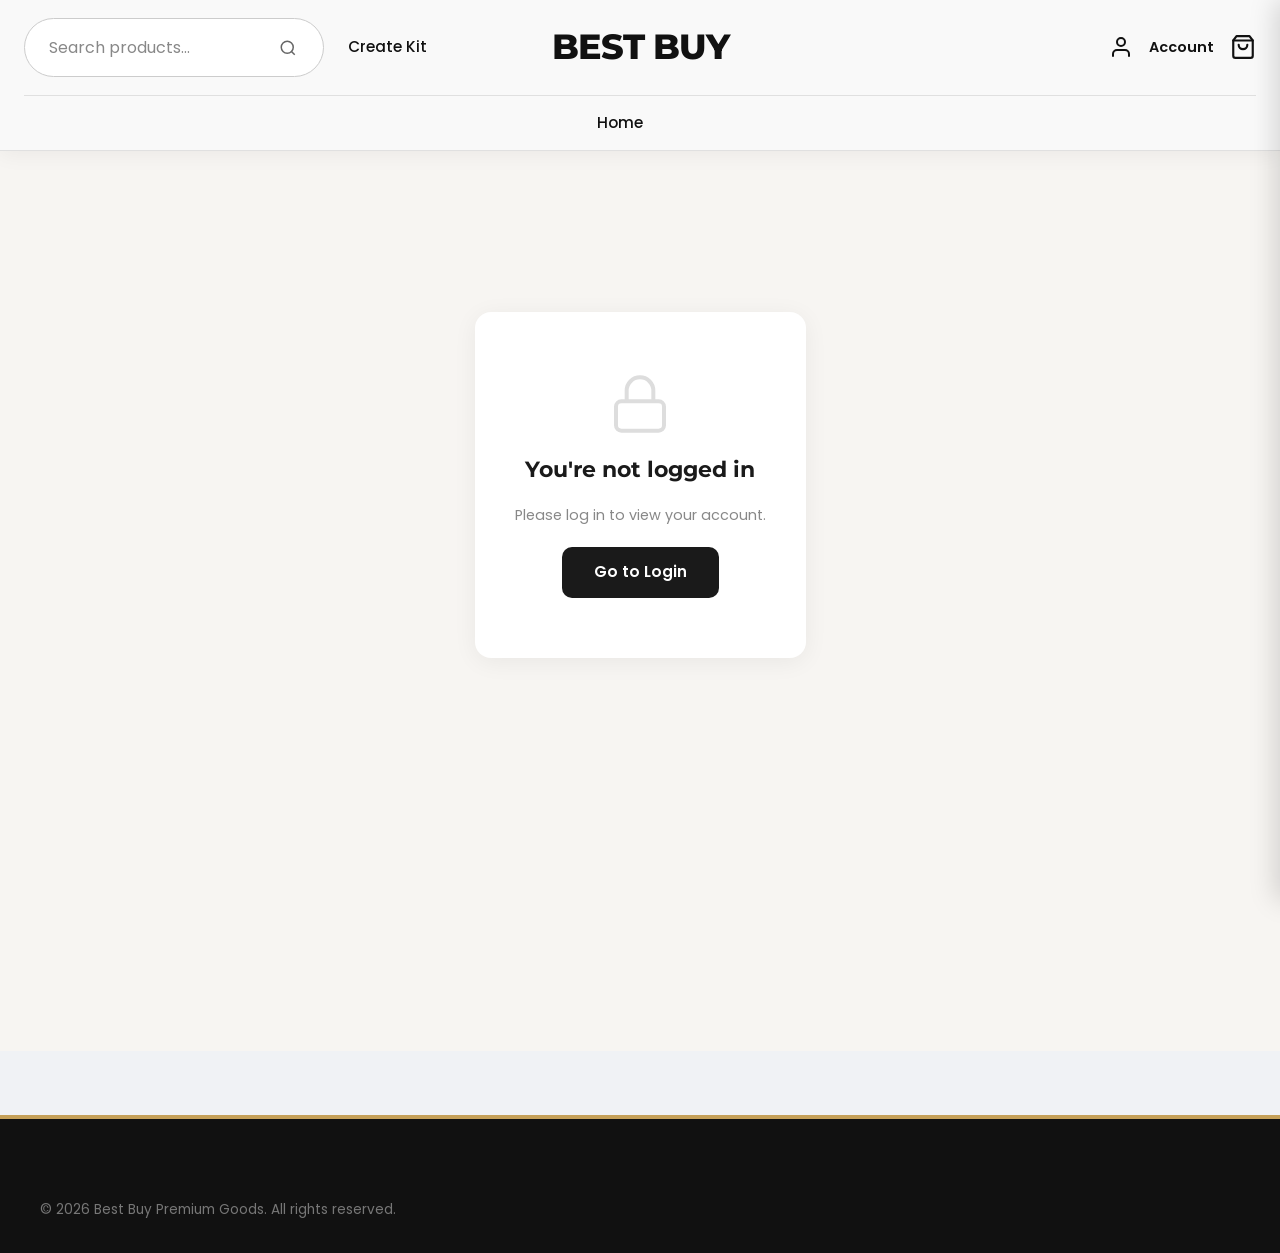
<file: account.html>
<!doctype html>
<html lang="en">
  <head>
    <meta charset="UTF-8" />
    <meta name="viewport" content="width=device-width, initial-scale=1.0" />
    <title>My Account | Best Buy Premium Goods</title>
    <link rel="preconnect" href="https://fonts.googleapis.com" />
    <link rel="preconnect" href="https://fonts.gstatic.com" crossorigin />
    <link
      href="https://fonts.googleapis.com/css2?family=Montserrat:wght@700;800&family=Poppins:wght@300;400;500;600;700&display=swap"
      rel="stylesheet"
    />
    <link rel="stylesheet" href="css/index.css" />
    <link rel="stylesheet" href="css/auth.css" />
  </head>
  <body>
    <header class="site-header">
      <div class="header-container">
        <div class="header-top">
          <div class="header-left">
            <button class="mobile-toggle" id="mobileToggle" aria-label="Menu">
              <svg
                width="26"
                height="26"
                viewBox="0 0 24 24"
                fill="none"
                stroke="currentColor"
                stroke-width="2"
                stroke-linecap="round"
                stroke-linejoin="round"
              >
                <line x1="3" y1="12" x2="21" y2="12"></line>
                <line x1="3" y1="6" x2="21" y2="6"></line>
                <line x1="3" y1="18" x2="21" y2="18"></line>
              </svg>
            </button>
            <div class="search-container">
              <input
                type="text"
                placeholder="Search products..."
                class="search-input"
              />
              <button class="search-btn-icon">
                <svg
                  width="18"
                  height="18"
                  viewBox="0 0 24 24"
                  fill="none"
                  stroke="currentColor"
                  stroke-width="2"
                >
                  <circle cx="11" cy="11" r="8"></circle>
                  <line x1="21" y1="21" x2="16.65" y2="16.65"></line>
                </svg>
              </button>
            </div>
            <a href="#" class="top-link desktop-only-text">Create Kit</a>
          </div>
          <div class="header-center">
            <a href="index.html" class="brand-logo" title="Return to Home"
              >Best Buy</a
            >
          </div>
          <div class="header-right">
            <a
              href="account.html"
              class="account-link top-link"
              id="accountIconBtn"
              aria-label="Account"
            >
              <svg
                viewBox="0 0 24 24"
                fill="none"
                stroke="currentColor"
                stroke-width="2"
                stroke-linecap="round"
                stroke-linejoin="round"
              >
                <path d="M20 21v-2a4 4 0 0 0-4-4H8a4 4 0 0 0-4 4v2"></path>
                <circle cx="12" cy="7" r="4"></circle>
              </svg>
            </a>
            <a href="login.html" class="login-link top-link" id="headerAuthLink"
              >Account</a
            >
            <a href="#" class="cart-link top-link" id="cartTrigger">
              <svg
                viewBox="0 0 24 24"
                fill="none"
                stroke="currentColor"
                stroke-width="2"
                stroke-linecap="round"
                stroke-linejoin="round"
              >
                <path
                  d="M6 2L3 6v14a2 2 0 0 0 2 2h14a2 2 0 0 0 2-2V6l-3-4z"
                ></path>
                <line x1="3" y1="6" x2="21" y2="6"></line>
                <path d="M16 10a4 4 0 0 1-8 0"></path>
              </svg>
              <span class="cart-badge">0</span>
            </a>
          </div>
        </div>
        <nav class="header-nav">
          <ul class="nav-list">
            <li class="nav-item">
              <a href="index.html" class="nav-link">Home</a>
            </li>
            <li class="nav-item"></li>
          </ul>
        </nav>
      </div>
    </header>

    <div class="drawer-backdrop" id="backdrop"></div>
    <div class="mobile-drawer" id="mobileDrawer">
      <div class="drawer-search-section">
        <input
          type="text"
          placeholder="Search..."
          class="drawer-search-input"
        />
      </div>
      <div class="drawer-header">
        <a href="login.html" class="drawer-login-btn">Login / Sign Up</a>
      </div>
      <ul class="mobile-nav-list">
        <li class="mobile-nav-item">
          <a href="index.html" class="mobile-nav-link">Home</a>
        </li>
      </ul>
    </div>

    <main class="main-content account-page" id="app-content">
      <!-- GUARD -->
      <div class="account-guard hidden" id="accountGuard">
        <div class="guard-inner">
          <svg
            width="64"
            height="64"
            viewBox="0 0 24 24"
            fill="none"
            stroke="#ddd"
            stroke-width="1.5"
          >
            <rect x="3" y="11" width="18" height="11" rx="2" ry="2"></rect>
            <path d="M7 11V7a5 5 0 0 1 10 0v4"></path>
          </svg>
          <h2>You're not logged in</h2>
          <p>Please log in to view your account.</p>
          <a href="login.html" class="btn-auth-submit guard-btn">Go to Login</a>
        </div>
      </div>

      <!-- ACCOUNT CONTENT -->
      <div class="account-content hidden" id="accountContent">
        <!-- PROFILE BANNER -->
        <div class="profile-banner">
          <div class="container">
            <div class="profile-banner-inner">
              <div class="profile-avatar">
                <span id="profileInitial">J</span>
              </div>
              <div class="profile-banner-info">
                <h1 id="profileName">John Doe</h1>
                <p id="profileEmail">john@example.com</p>
                <span class="member-badge">Member</span>
              </div>
              <button class="btn-logout-header" id="logoutBtn">
                <svg
                  width="16"
                  height="16"
                  viewBox="0 0 24 24"
                  fill="none"
                  stroke="currentColor"
                  stroke-width="2"
                >
                  <path d="M9 21H5a2 2 0 0 1-2-2V5a2 2 0 0 1 2-2h4"></path>
                  <polyline points="16 17 21 12 16 7"></polyline>
                  <line x1="21" y1="12" x2="9" y2="12"></line>
                </svg>
                Logout
              </button>
            </div>
          </div>
        </div>

        <div class="container">
          <div class="account-grid">
            <!-- SIDEBAR -->
            <aside class="account-sidebar">
              <ul class="account-nav">
                <li>
                  <a
                    href="#"
                    class="account-nav-link active"
                    data-section="overview"
                  >
                    <svg
                      width="18"
                      height="18"
                      viewBox="0 0 24 24"
                      fill="none"
                      stroke="currentColor"
                      stroke-width="2"
                    >
                      <rect x="3" y="3" width="7" height="7"></rect>
                      <rect x="14" y="3" width="7" height="7"></rect>
                      <rect x="14" y="14" width="7" height="7"></rect>
                      <rect x="3" y="14" width="7" height="7"></rect>
                    </svg>
                    Overview
                  </a>
                </li>
                <li>
                  <a href="#" class="account-nav-link" data-section="wallet">
                    <svg
                      width="18"
                      height="18"
                      viewBox="0 0 24 24"
                      fill="none"
                      stroke="currentColor"
                      stroke-width="2"
                    >
                      <rect x="2" y="5" width="20" height="14" rx="2"></rect>
                      <line x1="2" y1="10" x2="22" y2="10"></line>
                    </svg>
                    My Wallet
                  </a>
                </li>
                <li>
                  <a href="#" class="account-nav-link" data-section="orders">
                    <svg
                      width="18"
                      height="18"
                      viewBox="0 0 24 24"
                      fill="none"
                      stroke="currentColor"
                      stroke-width="2"
                    >
                      <path
                        d="M6 2L3 6v14a2 2 0 0 0 2 2h14a2 2 0 0 0 2-2V6l-3-4z"
                      ></path>
                      <line x1="3" y1="6" x2="21" y2="6"></line>
                      <path d="M16 10a4 4 0 0 1-8 0"></path>
                    </svg>
                    Purchase History
                  </a>
                </li>
                <li>
                  <a href="#" class="account-nav-link" data-section="profile">
                    <svg
                      width="18"
                      height="18"
                      viewBox="0 0 24 24"
                      fill="none"
                      stroke="currentColor"
                      stroke-width="2"
                    >
                      <path
                        d="M20 21v-2a4 4 0 0 0-4-4H8a4 4 0 0 0-4 4v2"
                      ></path>
                      <circle cx="12" cy="7" r="4"></circle>
                    </svg>
                    Profile Info
                  </a>
                </li>
              </ul>
            </aside>

            <!-- MAIN PANEL -->
            <div class="account-main-panel">
              <!-- OVERVIEW -->
              <section class="account-section active" id="section-overview">
                <h2 class="section-title">Overview</h2>
                <div class="overview-cards">
                  <div class="overview-card">
                    <div class="ov-icon">
                      <svg
                        width="24"
                        height="24"
                        viewBox="0 0 24 24"
                        fill="none"
                        stroke="#C5A059"
                        stroke-width="2"
                      >
                        <path
                          d="M6 2L3 6v14a2 2 0 0 0 2 2h14a2 2 0 0 0 2-2V6l-3-4z"
                        ></path>
                        <line x1="3" y1="6" x2="21" y2="6"></line>
                        <path d="M16 10a4 4 0 0 1-8 0"></path>
                      </svg>
                    </div>
                    <div class="ov-info">
                      <span class="ov-num" id="totalOrdersCount">0</span>
                      <span class="ov-label">Total Orders</span>
                    </div>
                  </div>
                  <div class="overview-card">
                    <div class="ov-icon">
                      <svg
                        width="24"
                        height="24"
                        viewBox="0 0 24 24"
                        fill="none"
                        stroke="#C5A059"
                        stroke-width="2"
                      >
                        <line x1="12" y1="1" x2="12" y2="23"></line>
                        <path
                          d="M17 5H9.5a3.5 3.5 0 0 0 0 7h5a3.5 3.5 0 0 1 0 7H6"
                        ></path>
                      </svg>
                    </div>
                    <div class="ov-info">
                      <span class="ov-num" id="totalSpentAmount">&#8358;0</span>
                      <span class="ov-label">Total Spent</span>
                    </div>
                  </div>
                  <div class="overview-card">
                    <div class="ov-icon">
                      <svg
                        width="24"
                        height="24"
                        viewBox="0 0 24 24"
                        fill="none"
                        stroke="#C5A059"
                        stroke-width="2"
                      >
                        <polygon
                          points="12 2 15.09 8.26 22 9.27 17 14.14 18.18 21.02 12 17.77 5.82 21.02 7 14.14 2 9.27 8.91 8.26 12 2"
                        ></polygon>
                      </svg>
                    </div>
                    <div class="ov-info">
                      <span class="ov-num" id="totalItemsCount">0</span>
                      <span class="ov-label">Items Bought</span>
                    </div>
                  </div>
                </div>
                <h3 class="subsection-title">Recent Orders</h3>
                <div id="recentOrdersPreview"></div>
              </section>

              <!-- WALLET -->
              <section class="account-section hidden" id="section-wallet">
                <h2 class="section-title">My Wallet</h2>

                <!-- BALANCE DISPLAY -->
                <div class="wallet-balance-card">
                  <div class="wallet-balance-label">Available Balance</div>
                  <div class="wallet-balance-amount" id="walletBalance">
                    &#8358;0
                  </div>
                  <p class="wallet-balance-sub">
                    Use your balance to pay for orders at checkout
                  </p>
                </div>

                <!-- ADD FUNDS -->
                <div class="wallet-deposit-box">
                  <h3>Add Funds</h3>
                  <p class="wallet-deposit-sub">
                    Min: &#8358;1,000 &nbsp;&bull;&nbsp; Max: &#8358;500,000
                  </p>

                  <div class="auth-feedback" id="depositFeedback"></div>

                  <!-- PRESET AMOUNTS -->
                  <div class="preset-amounts">
                    <button class="preset-btn" data-amount="1000">
                      &#8358;1,000
                    </button>
                    <button class="preset-btn" data-amount="5000">
                      &#8358;5,000
                    </button>
                    <button class="preset-btn" data-amount="10000">
                      &#8358;10,000
                    </button>
                    <button class="preset-btn" data-amount="50000">
                      &#8358;50,000
                    </button>
                    <button class="preset-btn" data-amount="100000">
                      &#8358;100,000
                    </button>
                  </div>

                  <div class="auth-field">
                    <label>Or enter custom amount (&#8358;)</label>
                    <input
                      type="number"
                      id="depositAmount"
                      placeholder="e.g. 25000"
                      min="1000"
                      max="500000"
                    />
                  </div>

                  <button class="btn-auth-submit btn-deposit" id="depositBtn">
                    <svg
                      width="18"
                      height="18"
                      viewBox="0 0 24 24"
                      fill="none"
                      stroke="currentColor"
                      stroke-width="2"
                    >
                      <line x1="12" y1="5" x2="12" y2="19"></line>
                      <line x1="5" y1="12" x2="19" y2="12"></line>
                    </svg>
                    Add Funds
                  </button>
                </div>
              </section>

              <!-- PURCHASE HISTORY -->
              <section class="account-section hidden" id="section-orders">
                <h2 class="section-title">Purchase History</h2>
                <div id="fullOrderHistory"></div>
              </section>

              <!-- PROFILE INFO -->
              <section class="account-section hidden" id="section-profile">
                <h2 class="section-title">Profile Information</h2>
                <div class="profile-info-card">
                  <div class="profile-info-row">
                    <span class="info-label">Full Name</span>
                    <span class="info-value" id="infoName">—</span>
                  </div>
                  <div class="profile-info-row">
                    <span class="info-label">Email Address</span>
                    <span class="info-value" id="infoEmail">—</span>
                  </div>
                  <div class="profile-info-row">
                    <span class="info-label">Member Since</span>
                    <span class="info-value" id="infoMemberSince">—</span>
                  </div>
                  <div class="profile-info-row">
                    <span class="info-label">Account Status</span>
                    <span class="info-value"
                      ><span class="status-badge active-status"
                        >Active</span
                      ></span
                    >
                  </div>
                </div>

                <div class="change-pw-box">
                  <h3>Change Password</h3>
                  <div class="auth-feedback" id="pwChangeFeedback"></div>
                  <div class="auth-field">
                    <label>Current Password</label>
                    <input
                      type="password"
                      id="currentPw"
                      placeholder="Current password"
                    />
                  </div>
                  <div class="auth-field">
                    <label>New Password</label>
                    <input
                      type="password"
                      id="newPw"
                      placeholder="Min. 6 characters"
                    />
                  </div>
                  <button
                    class="btn-auth-submit btn-change-pw"
                    id="changePwBtn"
                  >
                    Update Password
                  </button>
                </div>
              </section>
            </div>
          </div>
        </div>
      </div>
    </main>

    <!-- CART DRAWER -->
    <div class="cart-backdrop" id="cartBackdrop"></div>
    <aside class="cart-drawer" id="cartDrawer">
      <div class="cart-drawer-header">
        <h2>Your Cart</h2>
        <button class="clear-cart-btn" id="clearCartBtn">Clear Cart</button>
        <button
          class="close-cart-btn"
          id="closeCartBtn"
          aria-label="Close Cart"
        >
          <svg
            width="24"
            height="24"
            viewBox="0 0 24 24"
            fill="none"
            stroke="currentColor"
            stroke-width="2"
          >
            <line x1="18" y1="6" x2="6" y2="18"></line>
            <line x1="6" y1="6" x2="18" y2="18"></line>
          </svg>
        </button>
      </div>
      <div class="cart-drawer-body">
        <div class="empty-cart-msg">
          <svg
            width="48"
            height="48"
            viewBox="0 0 24 24"
            fill="none"
            stroke="#ddd"
            stroke-width="1.5"
          >
            <circle cx="9" cy="21" r="1"></circle>
            <circle cx="20" cy="21" r="1"></circle>
            <path
              d="M1 1h4l2.68 13.39a2 2 0 0 0 2 1.61h9.72a2 2 0 0 0 2-1.61L23 6H6"
            ></path>
          </svg>
          <p>Your cart is empty.</p>
          <button class="continue-shopping-btn">Continue Shopping</button>
        </div>
      </div>
      <div class="cart-drawer-footer">
        <div class="cart-total">
          <span>Subtotal</span><span class="total-price">&#8358;0.00</span>
        </div>
        <button class="checkout-btn">Checkout</button>
      </div>
    </aside>

    <footer class="site-footer">
      <div class="container">
        <div class="footer-bottom" style="border-top: none; padding-top: 0">
          <p>&copy; 2026 Best Buy Premium Goods. All rights reserved.</p>
        </div>
      </div>
    </footer>

    <script src="javascript/product.js"></script>
    <script src="javascript/index.js"></script>
    <script src="javascript/account.js"></script>
  </body>
</html>
</file>
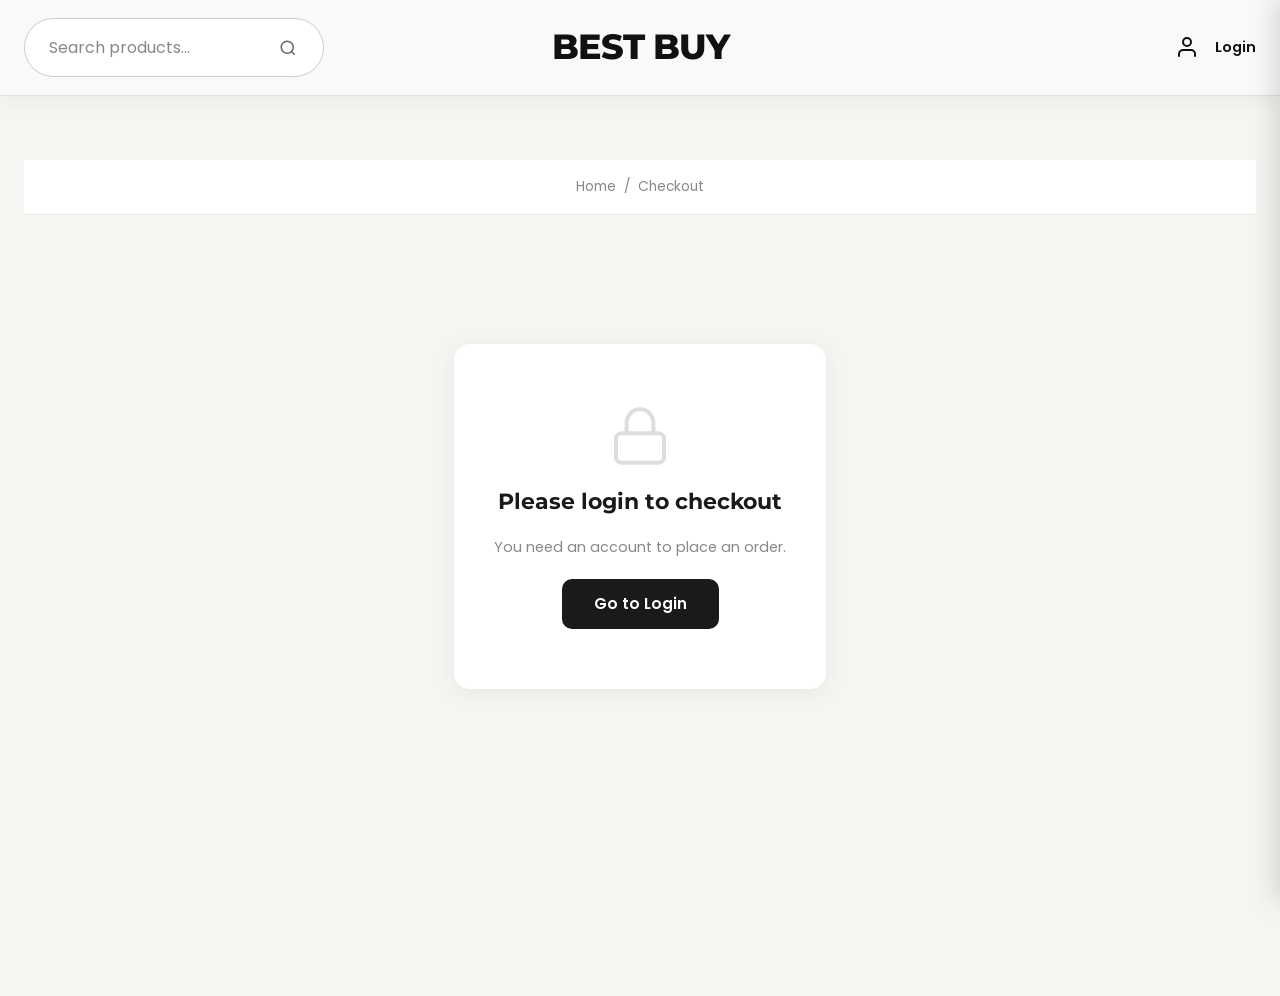
<file: checkout.html>
<!doctype html>
<html lang="en">
  <head>
    <meta charset="UTF-8" />
    <meta name="viewport" content="width=device-width, initial-scale=1.0" />
    <title>Checkout | Best Buy Premium Goods</title>
    <link rel="preconnect" href="https://fonts.googleapis.com" />
    <link rel="preconnect" href="https://fonts.gstatic.com" crossorigin />
    <link
      href="https://fonts.googleapis.com/css2?family=Montserrat:wght@700;800&family=Poppins:wght@300;400;500;600;700&display=swap"
      rel="stylesheet"
    />
    <link rel="stylesheet" href="css/index.css" />
    <link rel="stylesheet" href="css/auth.css" />
  </head>

  <body>
    <header class="site-header">
      <div class="header-container">
        <div class="header-top">
          <div class="header-left">
            <button class="mobile-toggle" id="mobileToggle" aria-label="Menu">
              <svg
                width="26"
                height="26"
                viewBox="0 0 24 24"
                fill="none"
                stroke="currentColor"
                stroke-width="2"
                stroke-linecap="round"
                stroke-linejoin="round"
              >
                <line x1="3" y1="12" x2="21" y2="12"></line>
                <line x1="3" y1="6" x2="21" y2="6"></line>
                <line x1="3" y1="18" x2="21" y2="18"></line>
              </svg>
            </button>
            <div class="search-container">
              <input
                type="text"
                placeholder="Search products..."
                class="search-input"
              />
              <button class="search-btn-icon">
                <svg
                  width="18"
                  height="18"
                  viewBox="0 0 24 24"
                  fill="none"
                  stroke="currentColor"
                  stroke-width="2"
                >
                  <circle cx="11" cy="11" r="8"></circle>
                  <line x1="21" y1="21" x2="16.65" y2="16.65"></line>
                </svg>
              </button>
            </div>
          </div>
          <div class="header-center">
            <a href="index.html" class="brand-logo">Best Buy</a>
          </div>
          <div class="header-right">
            <a
              href="account.html"
              class="account-link top-link"
              id="accountIconBtn"
              aria-label="Account"
            >
              <svg
                viewBox="0 0 24 24"
                fill="none"
                stroke="currentColor"
                stroke-width="2"
                stroke-linecap="round"
                stroke-linejoin="round"
              >
                <path d="M20 21v-2a4 4 0 0 0-4-4H8a4 4 0 0 0-4 4v2"></path>
                <circle cx="12" cy="7" r="4"></circle>
              </svg>
            </a>
            <a href="login.html" class="login-link top-link" id="headerAuthLink"
              >Login</a
            >
          </div>
        </div>
      </div>
    </header>

    <div class="drawer-backdrop" id="backdrop"></div>
    <div class="mobile-drawer" id="mobileDrawer">
      <div class="drawer-search-section">
        <input
          type="text"
          placeholder="Search..."
          class="drawer-search-input"
        />
      </div>
      <div class="drawer-header">
        <a href="login.html" class="drawer-login-btn">Login / Sign Up</a>
      </div>
    </div>

    <main class="main-content checkout-page">
      <div class="checkout-breadcrumb">
        <div class="container">
          <a href="index.html">Home</a> &nbsp;/&nbsp;
          <span>Checkout</span>
        </div>
      </div>

      <!-- NOT LOGGED IN GUARD -->
      <div class="checkout-guard hidden" id="checkoutGuard">
        <div class="guard-inner">
          <svg
            width="64"
            height="64"
            viewBox="0 0 24 24"
            fill="none"
            stroke="#ddd"
            stroke-width="1.5"
          >
            <rect x="3" y="11" width="18" height="11" rx="2" ry="2"></rect>
            <path d="M7 11V7a5 5 0 0 1 10 0v4"></path>
          </svg>
          <h2>Please login to checkout</h2>
          <p>You need an account to place an order.</p>
          <a href="login.html" class="btn-auth-submit guard-btn">Go to Login</a>
        </div>
      </div>

      <!-- EMPTY CART GUARD -->
      <div class="checkout-guard hidden" id="emptyCartGuard">
        <div class="guard-inner">
          <svg
            width="64"
            height="64"
            viewBox="0 0 24 24"
            fill="none"
            stroke="#ddd"
            stroke-width="1.5"
          >
            <circle cx="9" cy="21" r="1"></circle>
            <circle cx="20" cy="21" r="1"></circle>
            <path
              d="M1 1h4l2.68 13.39a2 2 0 0 0 2 1.61h9.72a2 2 0 0 0 2-1.61L23 6H6"
            ></path>
          </svg>
          <h2>Your cart is empty</h2>
          <p>Add some items before checking out.</p>
          <a href="index.html" class="btn-auth-submit guard-btn"
            >Continue Shopping</a
          >
        </div>
      </div>

      <!-- CHECKOUT CONTENT -->
      <div class="checkout-content hidden" id="checkoutContent">
        <div class="container">
          <h1 class="checkout-title">Review Your Order</h1>
          <div class="checkout-grid">
            <!-- LEFT: ORDER ITEMS -->
            <div class="checkout-left">
              <div class="checkout-card">
                <h2 class="checkout-card-title">
                  <svg
                    width="20"
                    height="20"
                    viewBox="0 0 24 24"
                    fill="none"
                    stroke="currentColor"
                    stroke-width="2"
                  >
                    <path
                      d="M6 2L3 6v14a2 2 0 0 0 2 2h14a2 2 0 0 0 2-2V6l-3-4z"
                    ></path>
                    <line x1="3" y1="6" x2="21" y2="6"></line>
                    <path d="M16 10a4 4 0 0 1-8 0"></path>
                  </svg>
                  Order Items
                </h2>
                <div id="checkoutItemsList"></div>
              </div>
            </div>

            <!-- RIGHT: PAYMENT SUMMARY -->
            <div class="checkout-right">
              <!-- WALLET CARD -->
              <div class="checkout-card wallet-summary-card">
                <h2 class="checkout-card-title">
                  <svg
                    width="20"
                    height="20"
                    viewBox="0 0 24 24"
                    fill="none"
                    stroke="currentColor"
                    stroke-width="2"
                  >
                    <rect x="2" y="5" width="20" height="14" rx="2"></rect>
                    <line x1="2" y1="10" x2="22" y2="10"></line>
                  </svg>
                  Wallet
                </h2>
                <div class="wallet-balance-row">
                  <span>Available Balance</span>
                  <span class="wallet-bal-amount" id="checkoutWalletBalance"
                    >&#8358;0</span
                  >
                </div>
                <div class="low-balance-warning hidden" id="lowBalanceWarning">
                  <svg
                    width="16"
                    height="16"
                    viewBox="0 0 24 24"
                    fill="none"
                    stroke="currentColor"
                    stroke-width="2"
                  >
                    <circle cx="12" cy="12" r="10"></circle>
                    <line x1="12" y1="8" x2="12" y2="12"></line>
                    <line x1="12" y1="16" x2="12.01" y2="16"></line>
                  </svg>
                  Insufficient balance.
                  <a href="account.html">Top up your wallet</a>
                </div>
              </div>

              <!-- ORDER SUMMARY CARD -->
              <div class="checkout-card order-summary-card">
                <h2 class="checkout-card-title">
                  <svg
                    width="20"
                    height="20"
                    viewBox="0 0 24 24"
                    fill="none"
                    stroke="currentColor"
                    stroke-width="2"
                  >
                    <line x1="12" y1="1" x2="12" y2="23"></line>
                    <path
                      d="M17 5H9.5a3.5 3.5 0 0 0 0 7h5a3.5 3.5 0 0 1 0 7H6"
                    ></path>
                  </svg>
                  Order Summary
                </h2>
                <div class="summary-rows">
                  <div class="summary-row">
                    <span>Subtotal</span>
                    <span id="checkoutSubtotal">&#8358;0</span>
                  </div>
                  <div class="summary-row">
                    <span>Delivery</span>
                    <span class="free-delivery">Free</span>
                  </div>
                  <div class="summary-divider"></div>
                  <div class="summary-row total-row">
                    <span>Total</span>
                    <span id="checkoutTotal">&#8358;0</span>
                  </div>
                  <div class="summary-row balance-after-row">
                    <span>Balance After Purchase</span>
                    <span id="balanceAfter">&#8358;0</span>
                  </div>
                </div>

                <button class="btn-confirm-order" id="confirmOrderBtn">
                  <svg
                    width="18"
                    height="18"
                    viewBox="0 0 24 24"
                    fill="none"
                    stroke="currentColor"
                    stroke-width="2"
                  >
                    <polyline points="20 6 9 17 4 12"></polyline>
                  </svg>
                  Confirm Order
                </button>

                <a href="index.html" class="continue-shopping-link"
                  >&#8592; Continue Shopping</a
                >
              </div>
            </div>
          </div>
        </div>
      </div>

      <!-- SUCCESS STATE -->
      <div class="checkout-success hidden" id="checkoutSuccess">
        <div class="success-inner">
          <div class="success-icon">
            <svg
              width="48"
              height="48"
              viewBox="0 0 24 24"
              fill="none"
              stroke="#fff"
              stroke-width="2.5"
            >
              <polyline points="20 6 9 17 4 12"></polyline>
            </svg>
          </div>
          <h2>Order Placed!</h2>
          <p>
            Your order has been confirmed and saved to your purchase history.
          </p>
          <div class="success-actions">
            <a href="account.html" class="btn-auth-submit">View My Orders</a>
            <a href="index.html" class="btn-continue-shop">Continue Shopping</a>
          </div>
        </div>
      </div>
    </main>

    <script src="javascript/product.js"></script>
    <script src="javascript/checkout.js"></script>
  </body>
</html>
</file>
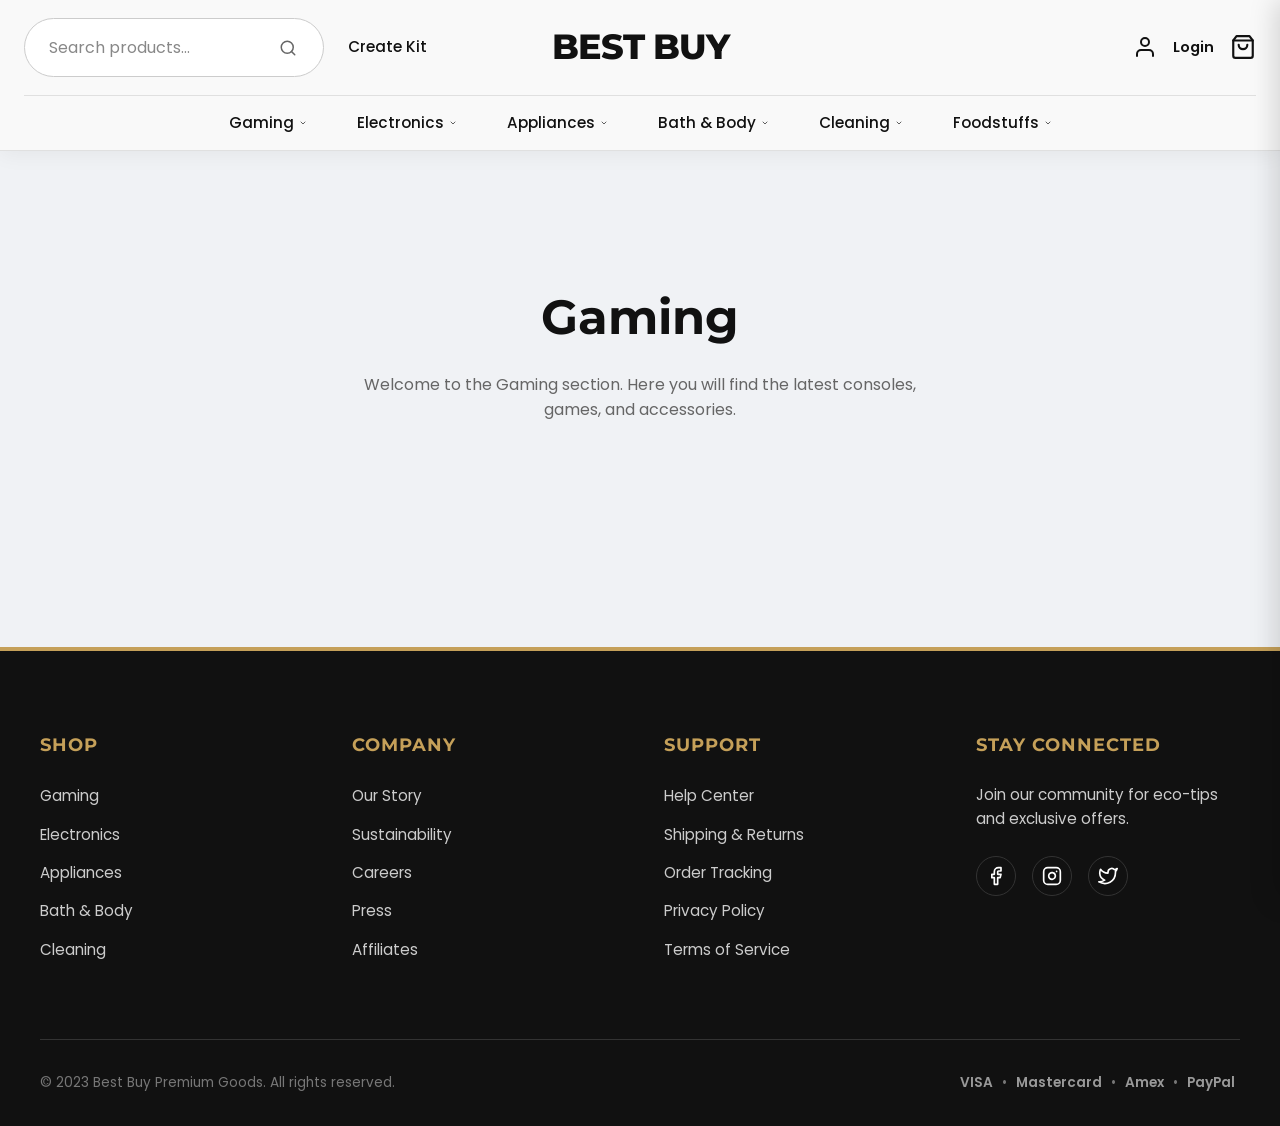
<file: gaming.html>
<!doctype html>
<html lang="en">
  <head>
    <meta charset="UTF-8" />
    <meta name="viewport" content="width=device-width, initial-scale=1.0" />
    <title>Gaming | Best Buy</title>

    <!-- Google Fonts (Required for the look) -->
    <link rel="preconnect" href="https://fonts.googleapis.com" />
    <link rel="preconnect" href="https://fonts.gstatic.com" crossorigin />
    <link
      href="https://fonts.googleapis.com/css2?family=Montserrat:wght@700;800&family=Poppins:wght@300;400;500;600;700&display=swap"
      rel="stylesheet"
    />

    <!-- CSS Link -->
    <link rel="stylesheet" href="css/index.css" />
  </head>

  <body>
    <!-- =========================================
         HEADER SECTION
    ========================================== -->
    <header class="site-header">
      <div class="header-container">
        <!-- ROW 1: Top bar with Logo, Search, and Icons -->
        <div class="header-top">
          <!-- LEFT SIDE: Hamburger menu & Search bar -->
          <div class="header-left">
            <!-- HAMBURGER ICON -->
            <button class="mobile-toggle" id="mobileToggle" aria-label="Menu">
              <svg
                width="26"
                height="26"
                viewBox="0 0 24 24"
                fill="none"
                stroke="currentColor"
                stroke-width="2"
                stroke-linecap="round"
                stroke-linejoin="round"
              >
                <line x1="3" y1="12" x2="21" y2="12"></line>
                <line x1="3" y1="6" x2="21" y2="6"></line>
                <line x1="3" y1="18" x2="21" y2="18"></line>
              </svg>
            </button>

            <div class="search-container">
              <!-- 1. Added id="searchInput" -->
              <input
                type="text"
                id="searchInput"
                placeholder="Search products..."
                class="search-input"
              />

              <button class="search-btn-icon">
                <svg
                  width="18"
                  height="18"
                  viewBox="0 0 24 24"
                  fill="none"
                  stroke="currentColor"
                  stroke-width="2"
                  stroke-linecap="round"
                  stroke-linejoin="round"
                >
                  <circle cx="11" cy="11" r="8"></circle>
                  <line x1="21" y1="21" x2="16.65" y2="16.65"></line>
                </svg>
              </button>

              <!-- 2. Added this span to show error messages -->
              <span id="searchFeedback" class="search-feedback"></span>
            </div>

            <a href="#" class="top-link desktop-only-text">Create Kit</a>
          </div>

          <!-- CENTER SIDE: Logo -->
          <div class="header-center">
            <a href="index.html" class="brand-logo" title="Return to Home"
              >Best Buy</a
            >
          </div>

          <!-- RIGHT SIDE: User Account, Login, Cart -->
          <div class="header-right">
            <a
              href="account.html"
              class="account-link top-link"
              id="accountIconBtn"
              aria-label="Account"
            >
              <svg
                viewBox="0 0 24 24"
                fill="none"
                stroke="currentColor"
                stroke-width="2"
                stroke-linecap="round"
                stroke-linejoin="round"
              >
                <path d="M20 21v-2a4 4 0 0 0-4-4H8a4 4 0 0 0-4 4v2"></path>
                <circle cx="12" cy="7" r="4"></circle>
              </svg>
            </a>

            <a href=""login.html" class="login-link top-link" id="headerAuthLink">Login</a>

            <a href="#" class="cart-link top-link" id="cartTrigger">
              <svg
                viewBox="0 0 24 24"
                fill="none"
                stroke="currentColor"
                stroke-width="2"
                stroke-linecap="round"
                stroke-linejoin="round"
              >
                <path
                  d="M6 2L3 6v14a2 2 0 0 0 2 2h14a2 2 0 0 0 2-2V6l-3-4z"
                ></path>
                <line x1="3" y1="6" x2="21" y2="6"></line>
                <path d="M16 10a4 4 0 0 1-8 0"></path>
              </svg>
              <span class="cart-badge"></span>
            </a>

            <button class="search-btn-mobile" id="mobileSearchToggle">
              <svg
                width="20"
                height="20"
                viewBox="0 0 24 24"
                fill="none"
                stroke="currentColor"
                stroke-width="2"
                stroke-linecap="round"
                stroke-linejoin="round"
              >
                <circle cx="11" cy="11" r="8"></circle>
                <line x1="21" y1="21" x2="16.65" y2="16.65"></line>
              </svg>
            </button>
          </div>
        </div>

        <!-- ROW 2: DESKTOP NAVIGATION MENU -->
        <nav class="header-nav">
          <ul class="nav-list">
            <li class="nav-item">
              <a href="gaming.html" class="nav-link"
                >Gaming
                <svg
                  class="dropdown-arrow"
                  width="10"
                  height="10"
                  viewBox="0 0 24 24"
                  fill="none"
                  stroke="currentColor"
                  stroke-width="2"
                  stroke-linecap="round"
                  stroke-linejoin="round"
                >
                  <polyline points="6 9 12 15 18 9"></polyline>
                </svg>
              </a>
              <ul class="dropdown-menu">
                <li><a href="#" class="dropdown-item">Consoles</a></li>
                <li><a href="#" class="dropdown-item">Video Games</a></li>
                <li><a href="#" class="dropdown-item">Accessories</a></li>
              </ul>
            </li>

            <li class="nav-item">
              <a href="#" class="nav-link"
                >Electronics
                <svg
                  class="dropdown-arrow"
                  width="10"
                  height="10"
                  viewBox="0 0 24 24"
                  fill="none"
                  stroke="currentColor"
                  stroke-width="2"
                  stroke-linecap="round"
                  stroke-linejoin="round"
                >
                  <polyline points="6 9 12 15 18 9"></polyline>
                </svg>
              </a>
              <ul class="dropdown-menu">
                <li><a href="#" class="dropdown-item">Laptops & PC</a></li>
                <li><a href="#" class="dropdown-item">Smartphones</a></li>
                <li>
                  <a href="#" class="dropdown-item">Headphones & Audio</a>
                </li>
                <li><a href="#" class="dropdown-item">Cameras</a></li>
              </ul>
            </li>

            <li class="nav-item">
              <a href="#" class="nav-link"
                >Appliances
                <svg
                  class="dropdown-arrow"
                  width="10"
                  height="10"
                  viewBox="0 0 24 24"
                  fill="none"
                  stroke="currentColor"
                  stroke-width="2"
                  stroke-linecap="round"
                  stroke-linejoin="round"
                >
                  <polyline points="6 9 12 15 18 9"></polyline>
                </svg>
              </a>
              <ul class="dropdown-menu">
                <li><a href="#" class="dropdown-item">Refrigerators</a></li>
                <li><a href="#" class="dropdown-item">Washers & Dryers</a></li>
                <li><a href="#" class="dropdown-item">Dishwashers</a></li>
              </ul>
            </li>

            <li class="nav-item">
              <a href="#" class="nav-link"
                >Bath & Body
                <svg
                  class="dropdown-arrow"
                  width="10"
                  height="10"
                  viewBox="0 0 24 24"
                  fill="none"
                  stroke="currentColor"
                  stroke-width="2"
                  stroke-linecap="round"
                  stroke-linejoin="round"
                >
                  <polyline points="6 9 12 15 18 9"></polyline>
                </svg>
              </a>
              <ul class="dropdown-menu">
                <li><a href="#" class="dropdown-item">Soaps</a></li>
                <li><a href="#" class="dropdown-item">Lotions</a></li>
              </ul>
            </li>

            <li class="nav-item">
              <a href="cleaning.html" class="nav-link"
                >Cleaning
                <svg
                  class="dropdown-arrow"
                  width="10"
                  height="10"
                  viewBox="0 0 24 24"
                  fill="none"
                  stroke="currentColor"
                  stroke-width="2"
                  stroke-linecap="round"
                  stroke-linejoin="round"
                >
                  <polyline points="6 9 12 15 18 9"></polyline>
                </svg>
              </a>
              <ul class="dropdown-menu">
                <li><a href="#" class="dropdown-item">All Purpose</a></li>
                <li><a href="#" class="dropdown-item">Laundry</a></li>
                <li><a href="#" class="dropdown-item">Kitchen Cleaners</a></li>
              </ul>
            </li>

            <li class="nav-item">
              <a href="#" class="nav-link"
                >Foodstuffs
                <svg
                  class="dropdown-arrow"
                  width="10"
                  height="10"
                  viewBox="0 0 24 24"
                  fill="none"
                  stroke="currentColor"
                  stroke-width="2"
                  stroke-linecap="round"
                  stroke-linejoin="round"
                >
                  <polyline points="6 9 12 15 18 9"></polyline>
                </svg>
              </a>
              <ul class="dropdown-menu">
                <li><a href="#" class="dropdown-item">Grains & Rice</a></li>
                <li><a href="#" class="dropdown-item">Oils</a></li>
                <li><a href="#" class="dropdown-item">Snacks</a></li>
              </ul>
            </li>
          </ul>
        </nav>
      </div>
    </header>

    <!-- =========================================
         MOBILE DRAWER (SIDE MENU) - UPDATED WITH OPTION C
    ========================================== -->
    <div class="drawer-backdrop" id="backdrop"></div>

    <div class="mobile-drawer" id="mobileDrawer">
      <div class="drawer-search-section">
        <input
          type="text"
          placeholder="Search..."
          class="drawer-search-input"
        />
      </div>

      <div class="drawer-header">
        <a href="#" class="drawer-login-btn">
          <svg
            width="20"
            height="20"
            viewBox="0 0 24 24"
            fill="none"
            stroke="currentColor"
            stroke-width="2"
            stroke-linecap="round"
            stroke-linejoin="round"
          >
            <path d="M15 3h4a2 2 0 0 1 2 2v14a2 2 0 0 1-2 2h-4"></path>
            <polyline points="10 17 15 12 10 7"></polyline>
            <line x1="15" y1="12" x2="3" y2="12"></line>
          </svg>
          Login / Sign Up
        </a>
      </div>

      <ul class="mobile-nav-list">
        <li class="mobile-nav-item">
          <a href="#" class="mobile-nav-link">Create Kit</a>
        </li>

        <!-- GAMING: Updated to Option C -->
        <li class="mobile-nav-item">
          <a href="gaming.html" class="mobile-nav-link">Gaming</a>
          <button
            class="submenu-toggle-btn js-submenu-toggle"
            aria-label="Toggle Gaming Menu"
          >
            <span>▼</span>
          </button>
          <ul class="mobile-submenu">
            <li><a href="#" class="mobile-sublink">Consoles</a></li>
            <li><a href="#" class="mobile-sublink">Video Games</a></li>
            <li><a href="#" class="mobile-sublink">Accessories</a></li>
          </ul>
        </li>

        <!-- ELECTRONICS: Updated to Option C -->
        <li class="mobile-nav-item">
          <a href="#" class="mobile-nav-link">Electronics</a>
          <button
            class="submenu-toggle-btn js-submenu-toggle"
            aria-label="Toggle Electronics Menu"
          >
            <span>▼</span>
          </button>
          <ul class="mobile-submenu">
            <li><a href="#" class="mobile-sublink">Laptops</a></li>
            <li><a href="#" class="mobile-sublink">Phones</a></li>
            <li><a href="#" class="mobile-sublink">Audio</a></li>
          </ul>
        </li>

        <!-- APPLIANCES: Updated to Option C -->
        <li class="mobile-nav-item">
          <a href="#" class="mobile-nav-link">Appliances</a>
          <button
            class="submenu-toggle-btn js-submenu-toggle"
            aria-label="Toggle Appliances Menu"
          >
            <span>▼</span>
          </button>
          <ul class="mobile-submenu">
            <li><a href="#" class="mobile-sublink">Refrigerators</a></li>
            <li><a href="#" class="mobile-sublink">Washers</a></li>
            <li><a href="#" class="mobile-sublink">Dishwashers</a></li>
          </ul>
        </li>

        <!-- BATH & BODY: Updated to Option C -->
        <li class="mobile-nav-item">
          <a href="#" class="mobile-nav-link">Bath & Body</a>
          <button
            class="submenu-toggle-btn js-submenu-toggle"
            aria-label="Toggle Bath Menu"
          >
            <span>▼</span>
          </button>
          <ul class="mobile-submenu">
            <li><a href="#" class="mobile-sublink">Soaps</a></li>
            <li><a href="#" class="mobile-sublink">Lotions</a></li>
          </ul>
        </li>

        <!-- CLEANING: Updated to Option C -->
        <li class="mobile-nav-item">
          <a href="cleaning.html" class="mobile-nav-link">Cleaning</a>
          <button
            class="submenu-toggle-btn js-submenu-toggle"
            aria-label="Toggle Cleaning Menu"
          >
            <span>▼</span>
          </button>
          <ul class="mobile-submenu">
            <li><a href="#" class="mobile-sublink">All Purpose</a></li>
            <li><a href="#" class="mobile-sublink">Laundry</a></li>
            <li><a href="#" class="mobile-sublink">Kitchen Cleaners</a></li>
          </ul>
        </li>

        <!-- FOODSTUFFS: Updated to Option C -->
        <li class="mobile-nav-item">
          <a href="#" class="mobile-nav-link">Foodstuffs</a>
          <button
            class="submenu-toggle-btn js-submenu-toggle"
            aria-label="Toggle Food Menu"
          >
            <span>▼</span>
          </button>
          <ul class="mobile-submenu">
            <li><a href="#" class="mobile-sublink">Grains</a></li>
            <li><a href="#" class="mobile-sublink">Oils</a></li>
            <li><a href="#" class="mobile-sublink">Snacks</a></li>
          </ul>
        </li>
      </ul>
    </div>

    <!-- =========================================
         MAIN CONTENT (ADDED)
         This is where your specific Gaming page content goes.
    ========================================== -->
    <main class="main-content">
      <section style="padding: 4rem 1.5rem; text-align: center">
        <h1
          style="
            font-family: &quot;Montserrat&quot;, sans-serif;
            font-size: 3rem;
            margin-bottom: 1rem;
          "
        >
          Gaming
        </h1>
        <p style="color: #666; max-width: 600px; margin: 0 auto 2rem auto">
          Welcome to the Gaming section. Here you will find the latest consoles,
          games, and accessories.
        </p>
        <!-- Add your gaming products here -->
      </section>
    </main>

    <!-- =========================================
         FOOTER SECTION
    ========================================== -->
    <footer class="site-footer">
      <div class="container">
        <div class="footer-grid">
          <!-- COLUMN 1: SHOP CATEGORIES -->
          <div class="footer-col">
            <h4 class="footer-title">Shop</h4>
            <ul class="footer-links">
              <li><a href="#">Gaming</a></li>
              <li><a href="#">Electronics</a></li>
              <li><a href="#">Appliances</a></li>
              <li><a href="#">Bath & Body</a></li>
              <li><a href="#">Cleaning</a></li>
            </ul>
          </div>

          <!-- COLUMN 2: COMPANY INFO -->
          <div class="footer-col">
            <h4 class="footer-title">Company</h4>
            <ul class="footer-links">
              <li><a href="#">Our Story</a></li>
              <li><a href="#">Sustainability</a></li>
              <li><a href="#">Careers</a></li>
              <li><a href="#">Press</a></li>
              <li><a href="#">Affiliates</a></li>
            </ul>
          </div>

          <!-- COLUMN 3: SUPPORT -->
          <div class="footer-col">
            <h4 class="footer-title">Support</h4>
            <ul class="footer-links">
              <li><a href="#">Help Center</a></li>
              <li><a href="#">Shipping & Returns</a></li>
              <li><a href="#">Order Tracking</a></li>
              <li><a href="#">Privacy Policy</a></li>
              <li><a href="#">Terms of Service</a></li>
            </ul>
          </div>

          <!-- COLUMN 4: CONTACT & SOCIAL -->
          <div class="footer-col">
            <h4 class="footer-title">Stay Connected</h4>
            <p class="footer-text">
              Join our community for eco-tips and exclusive offers.
            </p>

            <div class="social-icons">
              <a href="#" aria-label="Facebook">
                <svg
                  width="20"
                  height="20"
                  viewBox="0 0 24 24"
                  fill="none"
                  stroke="currentColor"
                  stroke-width="2"
                  stroke-linecap="round"
                  stroke-linejoin="round"
                >
                  <path
                    d="M18 2h-3a5 5 0 0 0-5 5v3H7v4h3v8h4v-8h3l1-4h-4V7a1 1 0 0 1 1-1h3z"
                  ></path>
                </svg>
              </a>
              <a href="#" aria-label="Instagram">
                <svg
                  width="20"
                  height="20"
                  viewBox="0 0 24 24"
                  fill="none"
                  stroke="currentColor"
                  stroke-width="2"
                  stroke-linecap="round"
                  stroke-linejoin="round"
                >
                  <rect x="2" y="2" width="20" height="20" rx="5" ry="5"></rect>
                  <path
                    d="M16 11.37A4 4 0 1 1 12.63 8 4 4 0 0 1 16 11.37z"
                  ></path>
                  <line x1="17.5" y1="6.5" x2="17.51" y2="6.5"></line>
                </svg>
              </a>
              <a href="#" aria-label="Twitter">
                <svg
                  width="20"
                  height="20"
                  viewBox="0 0 24 24"
                  fill="none"
                  stroke="currentColor"
                  stroke-width="2"
                  stroke-linecap="round"
                  stroke-linejoin="round"
                >
                  <path
                    d="M23 3a10.9 10.9 0 0 1-3.14 1.53 4.48 4.48 0 0 0-7.86 3v1A10.66 10.66 0 0 1 3 4s-4 9 5 13a11.64 11.64 0 0 1-7 2c9 5 20 0 20-11.5a4.5 4.5 0 0 0-.08-.83A7.72 7.72 0 0 0 23 3z"
                  ></path>
                </svg>
              </a>
            </div>
          </div>
        </div>
        <!-- End Grid -->

        <!-- FOOTER BOTTOM (Copyright) -->
        <div class="footer-bottom">
          <p>&copy; 2023 Best Buy Premium Goods. All rights reserved.</p>
          <div class="payment-methods">
            <!-- Simple text placeholders for payment icons -->
            <span>VISA</span> &bull; <span>Mastercard</span> &bull;
            <span>Amex</span> &bull; <span>PayPal</span>
          </div>
        </div>
      </div>
    </footer>

    <!-- =========================================
         SHOPPING CART DRAWER (ADDED)
         Required for the cart to open on this page.
    ========================================== -->
    <div class="cart-backdrop" id="cartBackdrop"></div>
    <aside class="cart-drawer" id="cartDrawer">
      <div class="cart-drawer-header">
        <h2>Your Cart</h2>
        <button
          class="close-cart-btn"
          id="closeCartBtn"
          aria-label="Close Cart"
        >
          <svg
            width="24"
            height="24"
            viewBox="0 0 24 24"
            fill="none"
            stroke="currentColor"
            stroke-width="2"
            stroke-linecap="round"
            stroke-linejoin="round"
          >
            <line x1="18" y1="6" x2="6" y2="18"></line>
            <line x1="6" y1="6" x2="18" y2="18"></line>
          </svg>
        </button>
      </div>
      <div class="cart-drawer-body">
        <div class="empty-cart-msg">
          <p>Your cart is empty.</p>
          <button class="continue-shopping-btn">Continue Shopping</button>
        </div>
      </div>
      <div class="cart-drawer-footer">
        <div class="cart-total">
          <span>Subtotal</span>
          <span class="total-price">$0.00</span>
        </div>
        <button class="checkout-btn">Checkout</button>
      </div>
    </aside>

    <!-- =========================================
         JAVASCRIPT (CRITICAL FIX)
         This makes the menu and cart work.
    ========================================== -->
    <script src="javascript/index.js"></script>
    <script src="javascript/gaming.js"></script>
  </body>
</html>
</file>
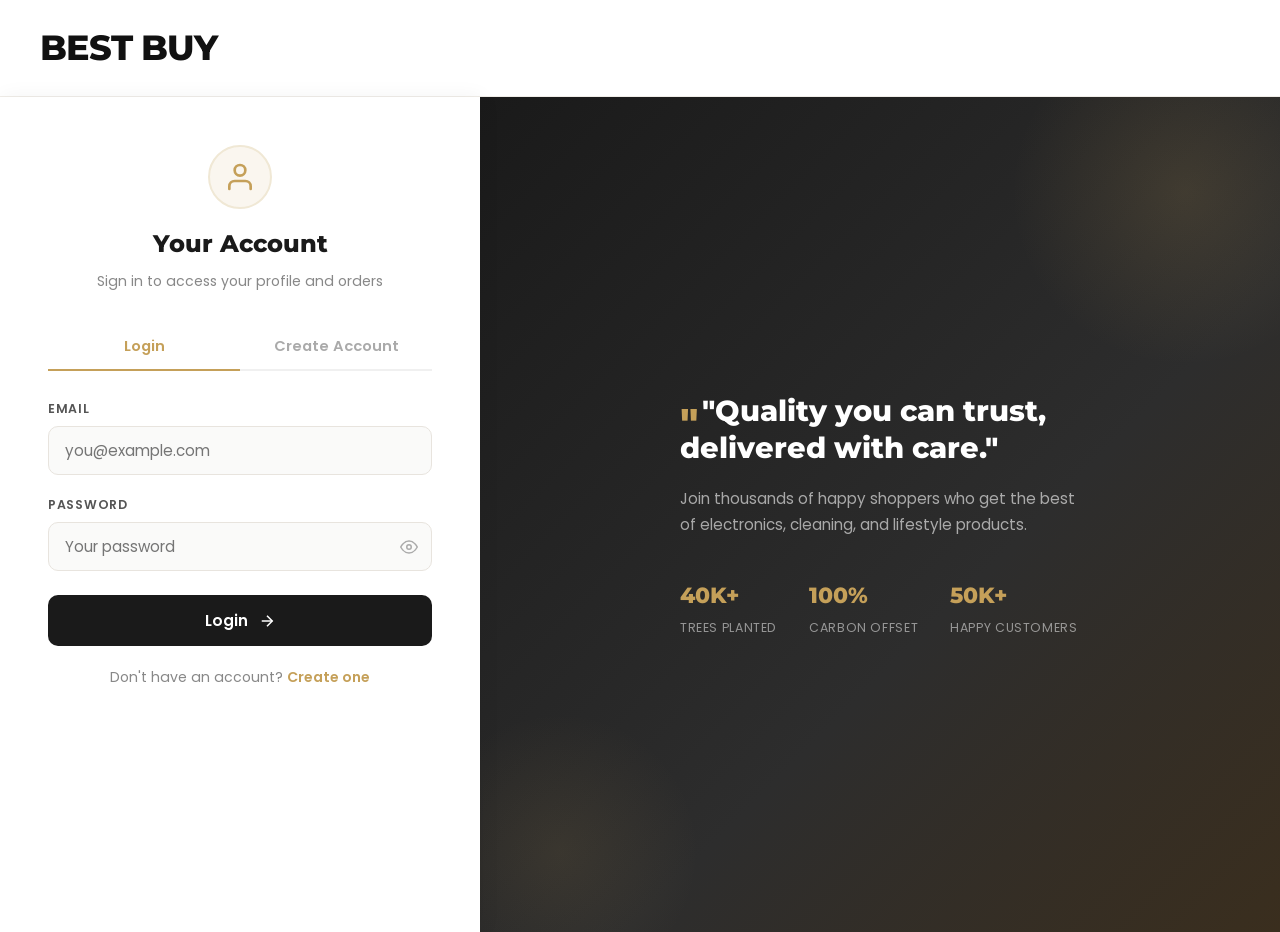
<file: login.html>
<!doctype html>
<html lang="en">
  <head>
    <meta charset="UTF-8" />
    <meta name="viewport" content="width=device-width, initial-scale=1.0" />
    <title>Login | Best Buy Premium Goods</title>

    <link rel="preconnect" href="https://fonts.googleapis.com" />
    <link rel="preconnect" href="https://fonts.gstatic.com" crossorigin />
    <link
      href="https://fonts.googleapis.com/css2?family=Montserrat:wght@700;800&family=Poppins:wght@300;400;500;600;700&display=swap"
      rel="stylesheet"
    />

    <link rel="stylesheet" href="css/index.css" />
    <link rel="stylesheet" href="css/auth.css" />
  </head>

  <body class="auth-page-body">
    <!-- SIMPLE HEADER -->
    <header class="auth-header">
      <a href="index.html" class="brand-logo">Best Buy</a>
    </header>

    <!-- MAIN AUTH CONTENT -->
    <main class="auth-main">
      <div class="auth-card">
        <!-- LOGO / BRAND -->
        <div class="auth-brand">
          <div class="auth-brand-icon">
            <svg
              width="32"
              height="32"
              viewBox="0 0 24 24"
              fill="none"
              stroke="#C5A059"
              stroke-width="2"
              stroke-linecap="round"
              stroke-linejoin="round"
            >
              <path d="M20 21v-2a4 4 0 0 0-4-4H8a4 4 0 0 0-4 4v2"></path>
              <circle cx="12" cy="7" r="4"></circle>
            </svg>
          </div>
          <h1 class="auth-brand-title">Your Account</h1>
          <p class="auth-brand-sub">
            Sign in to access your profile and orders
          </p>
        </div>

        <!-- TAB SWITCHER -->
        <div class="auth-tabs">
          <button class="auth-tab active" id="loginTab">Login</button>
          <button class="auth-tab" id="signupTab">Create Account</button>
        </div>

        <!-- LOGIN FORM -->
        <div class="auth-form-section" id="loginSection">
          <div class="auth-feedback" id="loginFeedback"></div>

          <div class="auth-field">
            <label for="loginEmail">Email</label>
            <input
              type="email"
              id="loginEmail"
              placeholder="you@example.com"
              autocomplete="email"
            />
          </div>

          <div class="auth-field">
            <label for="loginPassword">Password</label>
            <div class="password-wrapper">
              <input
                type="password"
                id="loginPassword"
                placeholder="Your password"
                autocomplete="current-password"
              />
              <button
                class="toggle-pw"
                type="button"
                data-target="loginPassword"
              >
                <svg
                  class="eye-icon"
                  width="18"
                  height="18"
                  viewBox="0 0 24 24"
                  fill="none"
                  stroke="currentColor"
                  stroke-width="2"
                >
                  <path d="M1 12s4-8 11-8 11 8 11 8-4 8-11 8-11-8-11-8z"></path>
                  <circle cx="12" cy="12" r="3"></circle>
                </svg>
              </button>
            </div>
          </div>

          <button class="btn-auth-submit" id="loginSubmitBtn">
            <span>Login</span>
            <svg
              width="18"
              height="18"
              viewBox="0 0 24 24"
              fill="none"
              stroke="currentColor"
              stroke-width="2"
            >
              <line x1="5" y1="12" x2="19" y2="12"></line>
              <polyline points="12 5 19 12 12 19"></polyline>
            </svg>
          </button>

          <p class="auth-switch-text">
            Don't have an account?
            <a href="#" id="switchToSignup">Create one</a>
          </p>
        </div>

        <!-- SIGNUP FORM -->
        <div class="auth-form-section hidden" id="signupSection">
          <div class="auth-feedback" id="signupFeedback"></div>

          <div class="auth-field">
            <label for="signupName">Full Name</label>
            <input
              type="text"
              id="signupName"
              placeholder="John Doe"
              autocomplete="name"
            />
          </div>

          <div class="auth-field">
            <label for="signupEmail">Email</label>
            <input
              type="email"
              id="signupEmail"
              placeholder="you@example.com"
              autocomplete="email"
            />
          </div>

          <div class="auth-field">
            <label for="signupPassword">Password</label>
            <div class="password-wrapper">
              <input
                type="password"
                id="signupPassword"
                placeholder="Min. 6 characters"
                autocomplete="new-password"
              />
              <button
                class="toggle-pw"
                type="button"
                data-target="signupPassword"
              >
                <svg
                  class="eye-icon"
                  width="18"
                  height="18"
                  viewBox="0 0 24 24"
                  fill="none"
                  stroke="currentColor"
                  stroke-width="2"
                >
                  <path d="M1 12s4-8 11-8 11 8 11 8-4 8-11 8-11-8-11-8z"></path>
                  <circle cx="12" cy="12" r="3"></circle>
                </svg>
              </button>
            </div>
          </div>

          <button class="btn-auth-submit" id="signupSubmitBtn">
            <span>Create Account</span>
            <svg
              width="18"
              height="18"
              viewBox="0 0 24 24"
              fill="none"
              stroke="currentColor"
              stroke-width="2"
            >
              <line x1="5" y1="12" x2="19" y2="12"></line>
              <polyline points="12 5 19 12 12 19"></polyline>
            </svg>
          </button>

          <p class="auth-switch-text">
            Already have an account?
            <a href="#" id="switchToLogin">Login</a>
          </p>
        </div>
      </div>

      <!-- DECORATIVE SIDE PANEL -->
      <div class="auth-deco">
        <div class="auth-deco-inner">
          <h2>"Quality you can trust, delivered with care."</h2>
          <p>
            Join thousands of happy shoppers who get the best of electronics,
            cleaning, and lifestyle products.
          </p>
          <div class="auth-deco-stats">
            <div class="deco-stat">
              <span class="stat-num">40K+</span>
              <span class="stat-label">Trees Planted</span>
            </div>
            <div class="deco-stat">
              <span class="stat-num">100%</span>
              <span class="stat-label">Carbon Offset</span>
            </div>
            <div class="deco-stat">
              <span class="stat-num">50K+</span>
              <span class="stat-label">Happy Customers</span>
            </div>
          </div>
        </div>
      </div>
    </main>

    <script src="javascript/auth.js"></script>
  </body>
</html>
</file>
<file: css/index.css>
/* =========================================
   DESIGN TOKENS & VARIABLES
   These are global settings (colors, fonts, sizes). 
   Changing these values updates the whole website automatically.
   ========================================= */
:root {
  --brand-primary: #111111; /* Main text and dark background color */
  --brand-secondary: #c5a059; /* Accent color (gold/yellow) for buttons/highlights */
  --brand-bg: #f9f9f9; /* Background color for the header */
  --color-bg-body: #f0f2f5; /* Background color for the main page */
  --color-text-muted: #666666; /* Grey color for less important text */
  --color-border: #e0e0e0; /* Light grey for lines/dividers */
  --color-input-bg: #ffffff; /* White background for search boxes */

  --header-height: 95px; /* Height of the top header row */
  --nav-height: 55px; /* Height of the navigation row */
  --container-width: 1400px; /* Maximum width of the content area */

  --transition: all 0.3s cubic-bezier(0.25, 0.8, 0.25, 1); /* Smooth animation style */
}

/* =========================================
   RESET & BASE STYLES
   These remove default browser settings so we start with a clean slate.
   ========================================= */
* {
  margin: 0;
  padding: 0;
  box-sizing: border-box; /* Ensures padding doesn't increase element width */
}
body {
  font-family: "Poppins", sans-serif;
  background-color: var(--color-bg-body);
  color: var(--brand-primary);
  line-height: 1.6;
  overflow-x: hidden; /* Prevents horizontal scroll bar */
}
a {
  text-decoration: none; /* Removes underline from links */
  color: inherit;
  transition: var(--transition); /* Smooths color changes on hover */
}
ul {
  list-style: none; /* Removes bullet points from lists */
}
button {
  background: none;
  border: none;
  cursor: pointer; /* Changes cursor to hand icon when hovering */
  font-family: inherit;
  color: inherit;
}
svg {
  display: block; /* Removes extra space below icons */
}

/* =========================================
   MAIN CONTENT AREA
   Styling for the content below the header.
   ========================================= */
.main-content {
  padding: 4rem 1.5rem; /* Adjusted padding for the carousel */
  text-align: center;
  /* UPDATED: Changed max-width to 1400px so the Carousel looks large and professional */
  max-width: var(--container-width);
  margin: 0 auto; /* Centers the content */
}
.hero-title {
  font-family: "Montserrat", sans-serif;
  font-weight: 800;
  color: #222;
  font-size: 2.2rem;
}
.hero-text {
  margin-top: 1.5rem;
  color: #555;
  line-height: 1.7;
  font-size: 1.05rem;
}

/* =========================================
   HEADER STRUCTURE
   The main navigation bar at the top of the screen.
   ========================================= */
.site-header {
  background-color: var(--brand-bg);
  border-bottom: 1px solid var(--color-border);
  position: sticky; /* Keeps header visible at the top while scrolling */
  top: 0;
  z-index: 1000; /* Ensures header stays on top of other content */
  box-shadow: 0 4px 20px rgba(0, 0, 0, 0.05);
  overflow: visible;
}

.header-container {
  max-width: var(--container-width);
  margin: 0 auto; /* Centers the header container */
  padding: 0 1.5rem;
  height: 100%;
  position: relative;
  overflow: visible;
}

/* --- Top Row (Logo, Search, Icons) --- */
.header-top {
  height: var(--header-height);
  display: flex; /* Aligns items in a row */
  align-items: center; /* Vertically centers items */
  justify-content: space-between; /* Pushes Left/Center/Right sections apart */
}

.header-left {
  display: flex;
  align-items: center;
  gap: 1.5rem; /* Space between elements inside this section */
  flex: 1; /* Takes up available space */
  min-width: 0;
}
.header-center {
  flex: 0 0 auto; /* Don't stretch the logo */
  margin: 0 1rem;
}
.header-right {
  display: flex;
  align-items: center;
  justify-content: flex-end; /* Aligns items to the right */
  gap: 1rem;
  flex: 1;
  min-width: 0;
  flex-shrink: 0; /* Prevents icons from squishing */
}

/* --- Logo Styling --- */
.brand-logo {
  font-family: "Montserrat", sans-serif;
  font-size: 2.2rem;
  font-weight: 800;
  text-transform: uppercase;
  letter-spacing: -1px;
  white-space: nowrap; /* Prevents logo from wrapping to two lines */
  color: var(--brand-primary);
}

/* --- Links & Hover Effects --- */
.nav-link,
.top-link,
.mobile-nav-link,
.login-link {
  font-size: 0.95rem;
  font-weight: 500;
  transition: var(--transition);
  color: var(--brand-primary);
  white-space: nowrap;
}

/* Color change when mouse hovers over links */
.nav-link:hover,
.top-link:hover,
.mobile-nav-link:hover,
.login-link:hover {
  font-weight: 700;
  color: var(--brand-secondary);
}

.login-link {
  font-weight: 600;
  font-size: 0.9rem;
  padding: 5px 0;
}

/* --- Search Input (Desktop) --- */
.search-container {
  display: flex;
  align-items: center;
  background-color: var(--color-input-bg);
  border-radius: 50px; /* Makes it pill-shaped */
  padding: 0.8rem 1.5rem;
  transition: var(--transition);
  width: 100%;
  max-width: 300px;
  border: 1px solid #cccccc;
}
/* Changes border color and shadow when you click inside the search box */
.search-container:focus-within {
  background-color: #ffffff;
  border-color: var(--brand-secondary);
  box-shadow: 0 0 0 4px rgba(197, 160, 89, 0.15);
}
.search-input {
  border: none;
  background: transparent;
  padding: 0.2rem 0;
  outline: none; /* Removes default blue outline */
  width: 100%;
  font-family: "Poppins", sans-serif;
  font-size: 1rem;
  color: var(--brand-primary);
}
.search-input::placeholder {
  color: #888;
}
.search-btn-icon {
  color: var(--color-text-muted);
  transition: color 0.3s;
  flex-shrink: 0;
  width: 20px;
  height: 20px;
}
.search-btn-icon:hover {
  color: var(--brand-primary);
}

/* --- Mobile Specific Elements --- */
.search-btn-mobile {
  display: none; /* Hidden on Desktop, shown on Mobile */
  width: 40px;
  height: 40px;
  align-items: center;
  justify-content: center;
  border-radius: 50%;
  background: #e6e6e6;
  transition: var(--transition);
}
.search-btn-mobile:hover {
  background: var(--brand-secondary);
  color: white;
}

.account-link {
  display: flex;
  align-items: center;
  justify-content: center;
}
.account-link svg {
  width: 24px;
  height: 24px;
}

.cart-link {
  position: relative; /* Needed to position the badge absolutely */
  display: flex;
  align-items: center;
  justify-content: center;
}
.cart-link svg {
  width: 26px;
  height: 26px;
}

/* --- Cart Badge (The small circle with the number) --- */
.cart-badge {
  position: absolute; /* Positions it relative to the cart icon */
  top: -5px;
  right: -5px;
  background-color: #b08d3b;
  color: white;
  font-size: 0.7rem;
  width: 18px;
  height: 18px;
  border-radius: 50%;
  display: flex;
  align-items: center;
  justify-content: center;
  font-weight: 700;
  border: 2px solid var(--brand-bg);
  box-shadow: 0 2px 5px rgba(0, 0, 0, 0.1);
}

/* --- Desktop Bottom Navigation Bar --- */
.header-nav {
  height: var(--nav-height);
  border-top: 1px solid var(--color-border);
  background: var(--brand-bg);
  overflow: visible;
  position: relative;
  z-index: 1001;
}
.nav-list {
  display: flex;
  justify-content: center; /* Centers the menu items */
  gap: 2.5rem; /* Space between categories */
  align-items: center;
  height: 100%;
  padding: 0 1rem;
}

/* --- Dropdown Menus (Hover Lists) --- */
.nav-item {
  position: relative; /* Needed for positioning the dropdown below */
  height: 100%;
  display: flex;
  align-items: center;
  flex-shrink: 0;
}
.nav-item > a {
  display: flex;
  align-items: center;
  gap: 5px;
  background-color: var(--brand-bg);
  padding: 0 5px;
  height: 100%;
  align-items: center;
}
.dropdown-arrow {
  transition: transform 0.3s;
  width: 8px;
  height: 8px;
}
/* Rotates the arrow when hovering over the parent item */
.nav-item:hover > a .dropdown-arrow {
  transform: rotate(180deg);
}

/* The actual dropdown box */
.dropdown-menu {
  position: absolute;
  top: 100%; /* Places it right below the link */
  left: 50%;
  transform: translateX(-50%) translateY(10px); /* Centers it and pushes it down slightly */
  background: #ffffff;
  min-width: 240px;
  box-shadow: 0 10px 40px rgba(0, 0, 0, 0.08);
  border-radius: 4px;
  padding: 0;
  opacity: 0; /* Hidden by default */
  visibility: hidden;
  transition: var(--transition);
  border: 1px solid #eeeeee;
  overflow: visible;
  z-index: 2000; /* Sits above everything */
}
/* Shows the menu on hover */
.nav-item:hover .dropdown-menu {
  opacity: 1;
  visibility: visible;
  transform: translateX(-50%) translateY(0); /* Moves it up to its final position */
}
.dropdown-item {
  padding: 14px 24px;
  display: block;
  font-size: 0.95rem;
  color: #333;
  white-space: nowrap;
  transition: all 0.2s ease;
  border-bottom: 1px solid #f0f0f0;
}
.dropdown-item:last-child {
  border-bottom: none;
}
.dropdown-item:hover {
  color: var(--brand-secondary);
  background-color: #fff;
  padding-left: 30px; /* Slight slide-right effect on hover */
  font-weight: 600;
}

/* =========================================
   MOBILE DRAWER (SIDE MENU)
   The slide-out menu for mobile devices.
   ========================================= */
.mobile-toggle {
  display: none; /* Hidden on desktop */
  font-size: 1.8rem;
  color: var(--brand-primary);
  z-index: 1100;
}

/* The white menu box */
.mobile-drawer {
  position: fixed;
  top: 0;
  right: 0;
  width: 320px;
  height: 100vh;
  background: white;
  z-index: 2000;
  box-shadow: -5px 0 25px rgba(0, 0, 0, 0.15);
  transform: translateX(
    100%
  ); /* Moves the drawer completely off-screen to the right */
  transition: transform 0.4s cubic-bezier(0.77, 0, 0.175, 1); /* Smooth slide effect */
  display: flex;
  flex-direction: column;
}
/* Class added by JavaScript to slide the drawer in */
.mobile-drawer.active {
  transform: translateX(0); /* Moves drawer back onto the screen */
}

/* The dark overlay behind the drawer */
.drawer-backdrop {
  position: fixed;
  inset: 0; /* Covers the whole screen */
  background: rgba(0, 0, 0, 0.6); /* Semi-transparent black */
  z-index: 1500;
  opacity: 0;
  visibility: hidden;
  transition: opacity 0.3s;
  /* Blurs the content behind the overlay */
}
.drawer-backdrop.active {
  opacity: 1;
  visibility: visible;
}

/* --- Drawer Search Bar --- */
.drawer-search-section {
  padding: 1.5rem 1.5rem 0.5rem 1.5rem;
  background: #fafafa;
  border-bottom: 1px solid var(--color-border);
}
.drawer-search-input {
  width: 100%;
  padding: 14px 15px;
  border-radius: 8px;
  border: 1px solid #ddd;
  font-family: inherit;
  font-size: 1rem;
  outline: none;
  background: white;
}
.drawer-search-input:focus {
  border-color: var(--brand-secondary);
}

/* --- Drawer Header (Login Button) --- */
.drawer-header {
  padding: 1.5rem 1.5rem;
  border-bottom: 1px solid var(--color-border);
  background: #fafafa;
}
.drawer-login-btn {
  display: flex;
  align-items: center;
  justify-content: center;
  gap: 12px;
  width: 100%;
  padding: 14px;
  background-color: #000000;
  color: #ffffff;
  border-radius: 8px;
  font-weight: 600;
  font-size: 1rem;
  transition: var(--transition);
}
.drawer-login-btn:hover {
  background-color: var(--brand-secondary);
  color: white;
}

/* --- Drawer Links List --- */
.mobile-nav-list {
  padding: 1rem 0;
  overflow-y: auto; /* Allows scrolling if list is long */
  flex: 1;
}

/* UPDATED: Flex container to hold Link and Button side-by-side */
.mobile-nav-item {
  display: flex;
  justify-content: space-between; /* Pushes Link to left, Button to right */
  align-items: center; /* Vertically centers them */
  border-bottom: 1px solid #f5f5f5;
}

/* UPDATED: Link takes up available space */
.mobile-nav-link {
  display: flex;
  align-items: center;
  padding: 1.2rem 1.5rem;
  font-weight: 500;
  font-size: 1.05rem;
  color: var(--brand-primary);
  flex-grow: 1; /* Ensures the link fills the space not used by the button */
}

/* REMOVED: Old .mobile-nav-link span rule (Span is now inside button) */

/* NEW: The Dropdown Toggle Button (Arrow) */
.submenu-toggle-btn {
  background: none;
  border: none;
  cursor: pointer;
  padding: 1.2rem 1.5rem; /* Match the link padding for even height */
  color: #999;
  font-size: 0.8rem;
  display: flex;
  align-items: center;
  transition: color 0.3s ease;
  flex-shrink: 0; /* Prevents the button from getting squished */
}

/* Transition for the arrow span (handled by JS inline styles, but transition needs CSS) */
.submenu-toggle-btn span {
  transition: transform 0.3s ease;
}

/* Mobile Submenu (The list inside a category) */
.mobile-submenu {
  background-color: #fafafa;
  opacity: 0;
  max-height: 0; /* Collapsed height */
  overflow: hidden;
  transition:
    opacity 0.4s ease,
    max-height 0.4s ease;
}
/* Class added by JS to expand the submenu */
.mobile-submenu.fade-in {
  opacity: 1;
  max-height: 500px; /* Expanded height */
}
.mobile-sublink {
  display: block;
  padding: 0.9rem 2rem;
  font-size: 0.95rem;
  color: var(--color-text-muted);
}
.mobile-sublink:hover {
  color: var(--brand-secondary);
  font-weight: 600;
  padding-left: 2.2rem; /* Small slide effect */
}

/* =========================================
   CART DRAWER STYLES
   Similar to mobile drawer, but specifically for the cart.
   ========================================= */

/* Backdrop (The dark overlay) */
.cart-backdrop {
  position: fixed;
  inset: 0;
  background: rgba(0, 0, 0, 0.5);
  z-index: 2500; /* Above Header (1000) and Mobile Menu (2000) */
  opacity: 0;
  visibility: hidden;
  transition:
    opacity 0.3s ease,
    visibility 0.3s ease;
}
.cart-backdrop.active {
  opacity: 1;
  visibility: visible;
}

/* The Cart Drawer (Sidebar) */
.cart-drawer {
  position: fixed;
  top: 0;
  right: 0;
  width: 400px; /* Width on Desktop */
  max-width: 90vw; /* Prevents overflowing on small screens */
  height: 100vh;
  background: #ffffff;
  z-index: 2600; /* Highest z-index so it sits on top */
  box-shadow: -5px 0 30px rgba(0, 0, 0, 0.15);

  /* Animation State: Hidden by default */
  transform: translateX(100%);
  opacity: 0;

  /* Professional Fade/Slide Animation */
  transition:
    transform 0.4s cubic-bezier(0.16, 1, 0.3, 1),
    opacity 0.3s ease;

  display: flex;
  flex-direction: column;
}

/* Active State: Slides in */
.cart-drawer.active {
  transform: translateX(0);
  opacity: 1;
}

/* --- Cart Header (Title & Close Button) --- */
.cart-drawer-header {
  padding: 1.5rem;
  border-bottom: 1px solid var(--color-border);
  display: flex;
  justify-content: space-between;
  align-items: center;
  background: #fafafa;
}
.cart-drawer-header h2 {
  font-family: "Montserrat", sans-serif;
  font-size: 1.4rem;
  font-weight: 700;
}
.close-cart-btn {
  width: 36px;
  height: 36px;
  border-radius: 50%;
  background: #fff;
  border: 1px solid #ddd;
  display: flex;
  align-items: center;
  justify-content: center;
  transition: all 0.2s;
}
.close-cart-btn:hover {
  background: #ff4d4d; /* Red background on hover */
  color: white;
  border-color: #ff4d4d;
}

/* --- Cart Body (Items Area) --- */
.cart-drawer-body {
  flex: 1;
  padding: 2rem;
  overflow-y: auto;
  display: flex;
  flex-direction: column;
  align-items: center;
  justify-content: center;
  text-align: center;
  color: var(--color-text-muted);
}
.empty-cart-msg svg {
  margin-bottom: 1rem;
}
.empty-cart-msg p {
  font-size: 1rem;
  margin-bottom: 1.5rem;
}
.continue-shopping-btn {
  padding: 10px 20px;
  border: 1px solid var(--color-border);
  border-radius: 50px;
  background: transparent;
  font-weight: 600;
  transition: all 0.3s;
}
.continue-shopping-btn:hover {
  background: var(--brand-bg);
  border-color: var(--brand-primary);
}

/* --- Cart Footer (Total Price & Checkout) --- */
.cart-drawer-footer {
  padding: 1.5rem;
  border-top: 1px solid var(--color-border);
  background: #fff;
}
.cart-total {
  display: flex;
  justify-content: space-between;
  font-size: 1.1rem;
  font-weight: 600;
  margin-bottom: 1rem;
}
.checkout-btn {
  width: 100%;
  padding: 1rem;
  background: var(--brand-primary);
  color: white;
  border-radius: 8px;
  font-weight: 700;
  font-size: 1rem;
  text-transform: uppercase;
  letter-spacing: 1px;
  transition: background 0.3s;
}
.checkout-btn:hover {
  background: var(--brand-secondary);
}

/* =========================================
   HERO CAROUSEL STYLES
   ========================================= */

.hero-carousel {
  position: relative;
  width: 100%;
  /* Keeps the carousel centered within the main-content container */
  margin: 0 auto 4rem auto;
  height: 550px; /* Fixed height for the slider */
  overflow: hidden; /* Hides the non-active slides */
  border-radius: 12px;
  box-shadow: 0 15px 40px rgba(0, 0, 0, 0.08);
  background-color: #ddd; /* Placeholder color while images load */
}

/* Individual Slide Styling */
.carousel-slide {
  position: absolute;
  top: 0;
  left: 0;
  width: 100%;
  height: 100%;
  opacity: 0; /* Hidden by default */
  visibility: hidden;
  transition:
    opacity 0.8s ease-in-out,
    visibility 0.8s;
  z-index: 1;
}

/* The Active Slide */
.carousel-slide.active {
  opacity: 1;
  visibility: visible;
  z-index: 2;
}

/* Image Styling */
.slide-image {
  width: 100%;
  height: 100%;
  object-fit: cover; /* Ensures image covers the area without stretching */
}

/* Dark Overlay (Gradient) for Text Readability */
.carousel-slide::after {
  content: "";
  position: absolute;
  top: 0;
  left: 0;
  width: 100%;
  height: 100%;
  /* Gradient from transparent at top to dark at bottom */
  background: linear-gradient(
    to bottom,
    rgba(0, 0, 0, 0.1),
    rgba(0, 0, 0, 0.6)
  );
  z-index: 2; /* Above image, below text */
}

/* Slide Content (Text & Button) */
.slide-content {
  position: absolute;
  top: 50%;
  left: 50%;
  transform: translate(-50%, -50%); /* Perfectly center content */
  width: 90%;
  max-width: 700px;
  text-align: center;
  z-index: 3; /* Above overlay */
  color: #ffffff;
}

.slide-content h2 {
  font-family: "Montserrat", sans-serif;
  font-size: 3rem;
  font-weight: 800;
  line-height: 1.1;
  margin-bottom: 1rem;
  text-shadow: 0 2px 4px rgba(0, 0, 0, 0.3);
}

.slide-content p {
  font-size: 1.25rem;
  margin-bottom: 2rem;
  font-weight: 300;
  text-shadow: 0 1px 3px rgba(0, 0, 0, 0.3);
}

/* Slide Button */
.btn-slide {
  display: inline-block;
  padding: 14px 32px;
  background-color: var(--brand-secondary);
  color: #fff;
  font-weight: 600;
  text-transform: uppercase;
  letter-spacing: 0.5px;
  border-radius: 50px;
  transition: var(--transition);
  box-shadow: 0 4px 15px rgba(197, 160, 89, 0.4);
  text-decoration: none;
}

.btn-slide:hover {
  background-color: #fff;
  color: var(--brand-primary);
  transform: translateY(-3px);
  box-shadow: 0 8px 20px rgba(0, 0, 0, 0.2);
}

/* Navigation Arrows */
.carousel-control {
  position: absolute;
  top: 50%;
  transform: translateY(-50%);
  background: rgba(255, 255, 255, 0.9);
  width: 50px;
  height: 50px;
  border-radius: 50%;
  display: flex;
  align-items: center;
  justify-content: center;
  z-index: 10;
  cursor: pointer;
  transition: var(--transition);
  color: var(--brand-primary);
  box-shadow: 0 4px 10px rgba(0, 0, 0, 0.1);
}

.carousel-control:hover {
  background: #fff;
  transform: translateY(-50%) scale(1.1);
  color: var(--brand-secondary);
}

.carousel-control.prev {
  left: 20px;
}
.carousel-control.next {
  right: 20px;
}

/* Indicators (Dots at the bottom) */
.carousel-indicators {
  position: absolute;
  bottom: 25px;
  left: 50%;
  transform: translateX(-50%);
  display: flex;
  gap: 12px;
  z-index: 10;
}

.indicator {
  width: 12px;
  height: 12px;
  border-radius: 50%;
  background: rgba(255, 255, 255, 0.4);
  border: 2px solid rgba(255, 255, 255, 0.6);
  cursor: pointer;
  transition: all 0.3s ease;
}

.indicator:hover {
  background: rgba(255, 255, 255, 0.7);
}

.indicator.active {
  background: var(--brand-secondary);
  border-color: var(--brand-secondary);
  width: 30px; /* Active dot expands into a pill */
  border-radius: 20px;
}

/* =========================================
   BEST SELLERS SECTION STYLES (UPDATED)
   ========================================= */

.best-sellers-section {
  padding: 4rem 1.5rem;
  background-color: #fff;
  border-bottom: 1px solid var(--color-border);
}

.container {
  max-width: var(--container-width);
  margin: 0 auto;
}

/* Section Header */
.section-header {
  text-align: center;
  margin-bottom: 3rem;
  max-width: 700px;
  margin-left: auto;
  margin-right: auto;
}

.section-header h2 {
  font-family: "Montserrat", sans-serif;
  font-size: 2.2rem;
  font-weight: 800;
  margin-bottom: 0.8rem;
  color: var(--brand-primary);
}

.section-header p {
  color: var(--color-text-muted);
  font-size: 1.05rem;
  line-height: 1.6;
}

/* Slider Wrapper */
.slider-wrapper {
  position: relative;
  display: flex;
  align-items: center;
  width: 100%;
}

.products-track {
  display: flex;
  gap: 2rem;
  overflow-x: auto;
  scroll-behavior: smooth;
  width: 100%;
  padding: 1rem 0.5rem;
  scrollbar-width: none; /* Firefox */
  -ms-overflow-style: none; /* IE and Edge */
}
.products-track::-webkit-scrollbar {
  display: none;
}

/* Product Card Styling */
.product-card {
  flex: 0 0 auto;
  width: 260px;
  background: #fff;
  border: 1px solid #f0f0f0;
  border-radius: 8px;
  overflow: hidden;
  transition:
    transform 0.3s ease,
    box-shadow 0.3s ease;
  position: relative;
}

.product-card:hover {
  transform: translateY(-5px);
  box-shadow: 0 10px 25px rgba(0, 0, 0, 0.08);
  border-color: #e0e0e0;
}

/* Product Image Area */
.product-image {
  width: 100%;
  height: 300px;
  background-color: #f9f9f9;
  position: relative;
  overflow: hidden;
  display: flex;
  align-items: center;
  justify-content: center;
}

.product-image img {
  width: 100%;
  height: 100%;
  object-fit: cover;
  transition: transform 0.5s ease;
}

.product-card:hover .product-image img {
  transform: scale(1.05);
}

/* --- NEW: Shop Now Hover Overlay --- */
.image-overlay {
  position: absolute;
  top: 0;
  left: 0;
  width: 100%;
  height: 100%;
  background: rgba(0, 0, 0, 0.4); /* Darkens the image */
  display: flex;
  align-items: center;
  justify-content: center;
  opacity: 0;
  transition: opacity 0.3s ease;
  z-index: 2; /* Above image, below badges */
  pointer-events: none; /* Prevents clicking when hidden */
}

/* Show overlay on hover */
.product-card:hover .image-overlay {
  opacity: 1;
  pointer-events: auto;
}

.shop-now-btn {
  background-color: #fff;
  color: var(--brand-primary);
  padding: 12px 24px;
  border-radius: 50px;
  font-weight: 700;
  text-transform: uppercase;
  font-size: 0.85rem;
  letter-spacing: 0.5px;
  text-decoration: none;
  box-shadow: 0 4px 10px rgba(0, 0, 0, 0.2);
  transition: all 0.3s ease;
}

.shop-now-btn:hover {
  background-color: var(--brand-secondary);
  color: #fff;
  transform: scale(1.05);
}

/* --- Badges --- */
.product-badges {
  position: absolute;
  top: 10px;
  left: 10px;
  display: flex;
  flex-direction: column;
  gap: 5px;
  z-index: 10; /* Highest priority, always on top */
}

.badge {
  font-size: 0.65rem;
  font-weight: 700;
  text-transform: uppercase;
  padding: 4px 8px;
  border-radius: 4px;
  letter-spacing: 0.5px;
  color: #fff;
  box-shadow: 0 2px 4px rgba(0, 0, 0, 0.2);
  cursor: default;
}

/* Badge Variants */
.badge.new {
  background-color: var(--brand-secondary);
}
.badge.best-seller {
  background-color: #000;
}
.badge.sale {
  background-color: #d32f2f;
}

/* --- NEW: Member Badge Style (Click to trigger modal) --- */
.badge.member-off {
  background: linear-gradient(135deg, #111 0%, #333 100%);
  border: 1px solid rgba(255, 255, 255, 0.2);
  cursor: pointer; /* Changes to hand icon */
  transition: transform 0.2s;
}
.badge.member-off:hover {
  transform: scale(1.05);
  background: linear-gradient(135deg, #222 0%, #444 100%);
}

/* Product Info */
.product-info {
  padding: 1.5rem;
  text-align: center;
}

.product-info h3 {
  font-size: 1.1rem;
  font-weight: 600;
  margin-bottom: 0.5rem;
  color: var(--brand-primary);
}

.product-desc {
  font-size: 0.85rem;
  color: #777;
  margin-bottom: 1rem;
  line-height: 1.4;
}

.product-price {
  font-family: "Montserrat", sans-serif;
  font-size: 1.2rem;
  font-weight: 700;
  color: var(--brand-primary);
  margin-bottom: 0; /* Removed margin since button is gone */
}

/* Navigation Arrows */
.slider-arrow {
  position: absolute;
  top: 50%;
  transform: translateY(-50%);
  width: 40px;
  height: 40px;
  background: #fff;
  border: 1px solid #ddd;
  border-radius: 50%;
  display: flex;
  align-items: center;
  justify-content: center;
  cursor: pointer;
  z-index: 20;
  box-shadow: 0 4px 10px rgba(0, 0, 0, 0.1);
  transition: all 0.3s ease;
  color: #333;
}

.slider-arrow:hover {
  background-color: var(--brand-primary);
  border-color: var(--brand-primary);
  color: #fff;
}

.slider-arrow.prev {
  left: -20px;
}
.slider-arrow.next {
  right: -20px;
}

/* =========================================
   MINDFUL LIVING SECTION STYLES
   ========================================= */

.mindful-living-section {
  padding: 5rem 1.5rem;
  background-color: #fff;
}

.mindful-grid {
  display: grid;
  grid-template-columns: 1fr; /* Mobile: Stacked */
  gap: 4rem;
  align-items: center;
}

/* LEFT COLUMN STYLES */
.mindful-content {
  display: flex;
  flex-direction: column;
  gap: 2.5rem;
}

.mindful-title {
  font-family: "Montserrat", sans-serif;
  font-size: 2.5rem;
  font-weight: 800;
  color: var(--brand-primary);
  line-height: 1.1;
  margin: 0;
}

/* Individual Category Item */
.mindful-item {
  display: flex;
  align-items: flex-start; /* Aligns items to the top */
  gap: 1.5rem;
  padding-bottom: 2rem;
  border-bottom: 1px solid #f0f0f0;
}

.mindful-item:last-child {
  border-bottom: none;
  padding-bottom: 0;
}

/* Small Thumbnail Image */
.item-thumb {
  flex-shrink: 0;
  width: 100px;
  height: 100px;
  border-radius: 50%; /* Circular image like the reference */
  overflow: hidden;
  border: 2px solid #f0f0f0;
}

.item-thumb img {
  width: 100%;
  height: 100%;
  object-fit: cover;
  transition: transform 0.3s ease;
}

.mindful-item:hover .item-thumb img {
  transform: scale(1.1); /* Slight zoom on hover */
}

/* Text Content */
.item-details {
  flex: 1;
}

.item-details h3 {
  font-family: "Montserrat", sans-serif;
  font-size: 1.4rem;
  font-weight: 700;
  color: var(--brand-primary);
  margin-bottom: 0.5rem;
}

.item-details p {
  font-size: 1rem;
  color: #666;
  line-height: 1.6;
  margin-bottom: 1rem;
  max-width: 90%;
}

/* Shop Link */
.shop-link {
  font-size: 0.95rem;
  font-weight: 700;
  color: var(--brand-secondary);
  text-transform: uppercase;
  letter-spacing: 0.5px;
  text-decoration: none;
  display: inline-flex;
  align-items: center;
  gap: 5px;
  transition: gap 0.3s ease;
}

.shop-link .arrow {
  transition: transform 0.3s ease;
}

.shop-link:hover {
  gap: 10px; /* Arrow moves right on hover */
  text-decoration: underline;
}

/* RIGHT COLUMN STYLES */
.mindful-image-wrapper {
  width: 100%;
  height: 600px; /* Fixed height for the tall image */
  position: relative;
  border-radius: 12px;
  overflow: hidden;
  box-shadow: 0 20px 40px rgba(0, 0, 0, 0.1);
}

.mindful-hero-img {
  width: 100%;
  height: 100%;
  object-fit: cover; /* Ensures image covers the box without stretching */
  transition: transform 0.5s ease;
}

.mindful-image-wrapper:hover .mindful-hero-img {
  transform: scale(1.03); /* Subtle zoom effect */
}

/* =========================================
   RESPONSIVE ADJUSTMENTS
   ========================================= */

/* Tablet & Desktop: Switch to 2 Columns */
@media (min-width: 992px) {
  .mindful-grid {
    grid-template-columns: 1fr 1fr; /* Text Left | Image Right */
    gap: 5rem;
  }
}

/* Mobile Adjustments */
@media (max-width: 768px) {
  .mindful-title {
    font-size: 2rem;
  }

  .mindful-image-wrapper {
    height: 400px; /* Shorter image on mobile */
    order: -1; /* Move image to top on mobile for better visual flow */
  }

  .item-thumb {
    width: 80px;
    height: 80px;
  }

  .item-details h3 {
    font-size: 1.2rem;
  }
}

/* =========================================
   MEMBER MODAL STYLES (NEW)
   ========================================= */
.modal-overlay {
  position: fixed;
  inset: 0;
  background: rgba(0, 0, 0, 0.7);
  z-index: 5000; /* Above everything */
  display: flex;
  align-items: center;
  justify-content: center;
  opacity: 0;
  visibility: hidden;
  transition: all 0.3s ease;
}

.modal-overlay.active {
  opacity: 1;
  visibility: visible;
}

.modal-content {
  background: #fff;
  width: 90%;
  max-width: 500px;
  padding: 3rem 2rem;
  text-align: center;
  border-radius: 12px;
  position: relative;
  transform: translateY(20px);
  transition: transform 0.3s ease;
  box-shadow: 0 20px 50px rgba(0, 0, 0, 0.3);
}

.modal-overlay.active .modal-content {
  transform: translateY(0);
}

.modal-close {
  position: absolute;
  top: 15px;
  right: 15px;
  width: 32px;
  height: 32px;
  border-radius: 50%;
  background: #f5f5f5;
  display: flex;
  align-items: center;
  justify-content: center;
  cursor: pointer;
  transition: background 0.2s;
}

.modal-close:hover {
  background: #e0e0e0;
}

.modal-content h2 {
  font-family: "Montserrat", sans-serif;
  font-size: 1.8rem;
  font-weight: 800;
  margin-bottom: 1rem;
  color: var(--brand-primary);
}

.modal-content p {
  color: #666;
  margin-bottom: 2rem;
  line-height: 1.6;
}

.modal-actions {
  display: flex;
  flex-direction: column;
  gap: 1rem;
}

.btn-modal {
  width: 100%;
  padding: 14px;
  border-radius: 8px;
  font-weight: 700;
  font-size: 1rem;
  cursor: pointer;
  transition: all 0.3s ease;
  border: none;
}

.btn-login {
  background-color: var(--brand-primary);
  color: #fff;
}
.btn-login:hover {
  background-color: #333;
}

.btn-join {
  background-color: transparent;
  color: var(--brand-primary);
  border: 2px solid var(--brand-primary);
}
.btn-join:hover {
  background-color: var(--brand-primary);
  color: #fff;
}

/* =========================================
   STORAGE DISPLAY SECTION STYLES
========================================= */

/* Section Spacing and Background */
.storage-display-section {
  padding: 80px 0; /* Adds space above and below the image */
  background-color: #ffffff; /* Keeps the background white (change to #f9f9f9 if you want light gray) */
  width: 100%;
}

/* The Image Styling */
.storage-display-section img {
  width: 100%; /* Forces image to fill the container width */
  height: auto; /* Maintains aspect ratio so it doesn't stretch */
  display: block; /* Removes bottom gap usually seen under images */
  max-width: 100%; /* Ensures it never overflows the screen */
  border-radius: 12px; /* Rounds the corners */
  box-shadow: 0 10px 30px rgba(0, 0, 0, 0.08); /* Adds a nice subtle shadow */
  object-fit: cover; /* Ensures the image covers the area nicely */
}

/* =========================================
   RESPONSIVE MEDIA QUERIES
========================================= */

/* Tablets (Screens smaller than 992px) */
@media (max-width: 992px) {
  .storage-display-section {
    padding: 60px 0; /* Reduce vertical padding slightly */
  }
}

/* Mobile Landscape / Small Tablets (Screens smaller than 768px) */
@media (max-width: 768px) {
  .storage-display-section {
    padding: 40px 0; /* Further reduce padding for smaller screens */
  }

  .storage-display-section img {
    border-radius: 8px; /* Smaller border radius on mobile */
    box-shadow: 0 5px 15px rgba(0, 0, 0, 0.05); /* Lighter shadow on mobile */
  }
}

/* Mobile Portrait (Screens smaller than 480px) */
@media (max-width: 480px) {
  .storage-display-section {
    padding: 30px 0; /* Minimal padding on very small screens */
  }
}

/* Responsive Adjustments */
@media (max-width: 1200px) {
  .slider-arrow.prev {
    left: 0;
  }
  .slider-arrow.next {
    right: 0;
  }
  .products-track {
    padding: 1rem 45px;
  }
}

@media (max-width: 768px) {
  .product-card {
    width: 220px;
  }
  .section-header h2 {
    font-size: 1.8rem;
  }
  .modal-content {
    padding: 2rem 1.5rem;
  }
}

@media (max-width: 500px) {
  .product-card {
    width: 160px;
  }
  .product-image {
    height: 200px;
  }
  .product-info {
    padding: 1rem;
  }
  .slider-arrow {
    display: none;
  }
  .products-track {
    padding: 1rem 0.5rem;
    gap: 1rem;
  }

  /* Mobile Modal Adjustment */
  .modal-content {
    width: 95%;
    padding: 2rem 1rem;
  }
  .modal-content h2 {
    font-size: 1.5rem;
  }
}

/* =========================================
   PREMIUM SETS SECTION STYLES
========================================= */

.premium-sets-section {
  padding: 80px 0;
  background-color: #f9f9f9; /* Light gray background to distinguish from other sections */
}

.premium-sets-section .section-header {
  text-align: center;
  margin-bottom: 40px;
}

.premium-sets-section .section-header h2 {
  font-family: "Montserrat", sans-serif;
  font-size: 2rem;
  margin-bottom: 10px;
  color: #333;
}

.premium-sets-section .section-header p {
  font-family: "Poppins", sans-serif;
  color: #666;
  font-size: 1rem;
}

/* Ensure the track allows horizontal scrolling */
.premium-sets-section .products-track {
  display: flex;
  gap: 20px;
  overflow-x: auto;
  scroll-behavior: smooth;
  padding: 10px 5px; /* Small padding for shadows */
  -ms-overflow-style: none; /* IE and Edge */
  scrollbar-width: none; /* Firefox */
}

/* Hide scrollbar for Chrome/Safari/Opera */
.premium-sets-section .products-track::-webkit-scrollbar {
  display: none;
}

/* Bundle Card Styling */
.bundle-card {
  flex: 0 0 300px; /* Fixed width for cards */
  background: #fff;
  border-radius: 8px;
  box-shadow: 0 4px 12px rgba(0, 0, 0, 0.05);
  transition:
    transform 0.3s ease,
    box-shadow 0.3s ease;
}

.bundle-card:hover {
  transform: translateY(-5px);
  box-shadow: 0 8px 20px rgba(0, 0, 0, 0.1);
}

.bundle-card .rating-stars {
  color: #f5c518; /* Gold star color */
  font-size: 0.9rem;
  margin-top: 5px;
}

/* =========================================
   RESPONSIVE ADJUSTMENTS
========================================= */

/* Mobile */
@media (max-width: 768px) {
  .premium-sets-section {
    padding: 50px 0;
  }

  .bundle-card {
    flex: 0 0 85%; /* Cards take up 85% of screen width on mobile */
  }

  /* Adjust arrow position on mobile if needed */
  .premium-sets-section .slider-arrow {
    width: 35px;
    height: 35px;
    background: #fff;
    border: 1px solid #ddd;
    border-radius: 50%;
    display: flex;
    align-items: center;
    justify-content: center;
    box-shadow: 0 2px 5px rgba(0, 0, 0, 0.1);
    z-index: 2;
  }
}

/* =========================================
   IMPACT & SUSTAINABILITY SECTION STYLES
   ========================================= */

/* 1. Section Background & Layout */
.impact-section {
  /* IMPORTANT: Replace 'path/to/your-image.jpg' with your actual image file path */
  background-image: url("../images/brish.jpg");
  background-size: cover;
  background-position: center;
  background-repeat: no-repeat;

  position: relative;
  padding: 100px 20px; /* Generous spacing top/bottom */
  color: #ffffff;
  font-family:
    "Helvetica Neue", Helvetica, Arial, sans-serif; /* Clean, modern font */
}

/* 2. Dark Overlay for Readability */
/* This ensures the white text pops even if your background image is bright */
.impact-section::before {
  content: "";
  position: absolute;
  top: 0;
  left: 0;
  width: 100%;
  height: 100%;
  background-color: rgba(0, 0, 0, 0.65); /* 65% black opacity */
  z-index: 1;
}

/* 3. Container & Content Wrapper */
.container {
  max-width: 1200px;
  margin: 0 auto;
  position: relative;
  z-index: 2; /* Places content above the overlay */
}

.impact-content {
  text-align: center;
}

/* 4. Section Title Styling */
.impact-content h2 {
  font-size: 2.5rem; /* Large, bold title */
  font-weight: 700;
  margin-bottom: 60px;
  letter-spacing: -0.5px;
  color: #ffffff;
  text-shadow: 0 2px 4px rgba(0, 0, 0, 0.3);
}

/* 5. Grid Layout for the 4 Items */
.impact-grid {
  display: grid;
  grid-template-columns: repeat(
    auto-fit,
    minmax(250px, 1fr)
  ); /* Responsive grid */
  gap: 30px; /* Space between cards */
  margin-bottom: 50px;
}

/* 6. Card Styling */
.impact-item {
  background-color: rgba(
    255,
    255,
    255,
    0.95
  ); /* Nearly opaque white for readability */
  padding: 40px 30px;
  border-radius: 12px; /* Rounded corners */
  box-shadow: 0 10px 30px rgba(0, 0, 0, 0.1); /* Soft lift effect */
  transition:
    transform 0.3s ease,
    box-shadow 0.3s ease;
  text-align: left; /* Align text inside card to the left */
  color: #333333; /* Dark text for inside the card */
}

.impact-item:hover {
  transform: translateY(-5px); /* Slight lift on hover */
  box-shadow: 0 15px 35px rgba(0, 0, 0, 0.2);
}

/* 7. Icon Styling */
.impact-icon {
  margin-bottom: 20px;
  color: #2c5e2e; /* Matches your SVG stroke color */
  display: inline-block;
  background: #eef5ef; /* Very light green circle bg */
  padding: 15px;
  border-radius: 50%;
}

/* 8. Typography inside Cards */
.impact-item h3 {
  font-size: 1.25rem;
  margin-bottom: 15px;
  color: #2c5e2e; /* Deep Green Headings */
  font-weight: 700;
}

.impact-item p {
  font-size: 0.95rem;
  line-height: 1.6;
  color: #555555;
  margin: 0;
}

.impact-item strong {
  color: #2c5e2e;
  font-weight: 700;
}

/* 9. CTA Button Styling */
.btn-impact {
  display: inline-block;
  background-color: #ffffff;
  color: #2c5e2e;
  padding: 16px 40px;
  border-radius: 50px; /* Pill shape */
  text-decoration: none;
  font-weight: 700;
  font-size: 1rem;
  transition: all 0.3s ease;
  border: 2px solid #ffffff;
}

.btn-impact:hover {
  background-color: #2c5e2e;
  color: #ffffff;
  border-color: #2c5e2e;
  box-shadow: 0 5px 15px rgba(44, 94, 46, 0.4);
}

/* =========================================
   HEAVY 3D ANIMATION STYLES
   ========================================= */

/* 1. Spacing Wrapper */
.section-wrapper {
  margin-top: 100px; /* Adds space from previous section */
}

/* 2. The Main Stage */
.wordplay-hero {
  background: #050505; /* Deep black background */
  background-image: radial-gradient(
    circle at 50% 50%,
    #1a1a1a 0%,
    #000000 100%
  );
  height: 80vh; /* Slightly shorter than full screen for impact */
  width: 100%;
  display: flex;
  justify-content: center;
  align-items: center;
  overflow: hidden;
  position: relative;
  font-family: "Impact", "Arial Black", sans-serif; /* Heavy font */
}

/* Create 3D Space */
.hero-content {
  perspective: 1000px; /* Essential for 3D effect */
  text-align: center;
  z-index: 2;
}

/* 3. The Title */
.heavy-title {
  font-size: 6rem;
  color: #ffffff;
  line-height: 1;
  display: flex;
  justify-content: center;
  transform-style: preserve-3d;
  text-transform: uppercase;
  margin-bottom: 20px;
}

/* 4. Individual Letters */
.char {
  display: inline-block;
  white-space: pre; /* Handles spaces correctly */

  /* The Heavy Animation Loop */
  animation: heavyLoop 10s infinite cubic-bezier(0.23, 1, 0.32, 1);

  /* Initial State (Invisible) */
  opacity: 0;

  /* Use CSS variables set by JS for random angles */
  transform: translate3d(var(--tx), var(--ty), var(--tz)) rotateX(var(--rx))
    rotateY(var(--ry));

  /* Add a strong glow */
  text-shadow: 0 0 20px rgba(255, 255, 255, 0);
  transition: text-shadow 0.3s;
}

/* Hover Effect */
.char:hover {
  text-shadow:
    0 0 30px #00d2ff,
    0 0 60px #00d2ff; /* Electric Blue Glow */
  z-index: 10;
}

/* 5. The Complex Animation Loop */
@keyframes heavyLoop {
  0% {
    /* Deep space, blurry, invisible */
    opacity: 0;
    transform: translate3d(var(--tx), var(--ty), var(--tz)) rotateX(var(--rx))
      rotateY(var(--ry));
    filter: blur(10px);
  }
  20% {
    /* SLAM into place */
    opacity: 1;
    transform: translate3d(0, 0, 0) rotateX(0) rotateY(0);
    filter: blur(0px);
    text-shadow: 0 10px 30px rgba(0, 0, 0, 0.5);
  }
  40% {
    /* Subtle 3D Float (Breathing) */
    transform: translate3d(0, -10px, 50px) rotateX(5deg);
    filter: blur(0px);
  }
  50% {
    /* Back to center */
    transform: translate3d(0, 0, 0) rotateX(0);
  }
  80% {
    /* Still visible, preparing to leave */
    opacity: 1;
    transform: scale(1.05);
    text-shadow: 0 0 50px rgba(255, 255, 255, 0.8); /* Intense White Glow */
  }
  100% {
    /* EXPLODE outwards into the void */
    opacity: 0;
    transform: translate3d(calc(var(--tx) * -2), calc(var(--ty) * -2), -1000px)
      scale(0);
    filter: blur(10px);
  }
}

/* 6. Tagline & Button */
.hero-tagline {
  font-family: "Helvetica Neue", sans-serif;
  color: #888;
  font-size: 1.2rem;
  letter-spacing: 4px;
  margin-bottom: 40px;
  opacity: 0;
  animation: simpleFade 10s infinite;
  animation-delay: 1.5s; /* Wait for title to form */
}

.btn-heavy {
  display: inline-block;
  padding: 20px 60px;
  background: transparent;
  border: 2px solid #ffffff;
  color: #ffffff;
  font-size: 1.2rem;
  font-weight: bold;
  text-decoration: none;
  text-transform: uppercase;
  letter-spacing: 2px;
  opacity: 0;
  animation: simpleFade 10s infinite;
  animation-delay: 2s;
  transition: all 0.3s ease;
}

.btn-heavy:hover {
  background: #ffffff;
  color: #000000;
  box-shadow: 0 0 30px rgba(255, 255, 255, 0.5);
}

/* Simple fade in/out for tagline and button */
@keyframes simpleFade {
  0%,
  20% {
    opacity: 0;
    transform: translateY(20px);
  }
  25%,
  75% {
    opacity: 1;
    transform: translateY(0);
  }
  80%,
  100% {
    opacity: 0;
    transform: translateY(-20px);
  }
}

/* Mobile */
@media (max-width: 768px) {
  .heavy-title {
    font-size: 3.5rem;
  }
  .section-wrapper {
    margin-top: 50px;
  }
}

/* =========================================
   NEWSLETTER & REVIEWS SECTION STYLES
   ========================================== */

.connection-section {
  padding: 80px 20px;
  background-color: #f4f4f4; /* Light gray background for contrast */
  font-family: "Poppins", sans-serif;
}

.connection-grid {
  max-width: 1200px;
  margin: 0 auto;
  display: grid;
  grid-template-columns: 1fr 1fr; /* Split 50/50 */
  gap: 0; /* No gap, they touch */
  border-radius: 20px;
  overflow: hidden; /* Rounds the corners of the inner boxes */
  box-shadow: 0 15px 40px rgba(0, 0, 0, 0.1);
}

/* --- LEFT SIDE: Newsletter --- */
.newsletter-box {
  background: linear-gradient(
    135deg,
    #0f2027,
    #203a43,
    #2c5364
  ); /* Matches your Hero Gradient */
  color: #ffffff;
  padding: 60px;
  display: flex;
  flex-direction: column;
  justify-content: center;
  align-items: flex-start;
}

.newsletter-box h2 {
  font-size: 2rem;
  margin-bottom: 15px;
  font-weight: 700;
}

.newsletter-box p {
  font-size: 1rem;
  margin-bottom: 30px;
  opacity: 0.9;
  line-height: 1.6;
}

.newsletter-form {
  display: flex;
  width: 100%;
  gap: 10px;
  margin-bottom: 20px;
}

.newsletter-form input {
  flex: 1;
  padding: 15px 20px;
  border-radius: 50px;
  border: none;
  outline: none;
  font-size: 1rem;
}

.btn-newsletter {
  background-color: #00d2ff; /* Bright accent color */
  color: #000;
  border: none;
  padding: 15px 30px;
  border-radius: 50px;
  font-weight: 700;
  cursor: pointer;
  transition: transform 0.2s ease;
  white-space: nowrap;
}

.btn-newsletter:hover {
  transform: scale(1.05);
}

.privacy-note {
  font-size: 0.8rem;
  opacity: 0.7;
}

/* --- RIGHT SIDE: Reviews --- */
.reviews-box {
  background-color: #ffffff;
  padding: 60px;
  display: flex;
  flex-direction: column;
}

.reviews-header {
  display: flex;
  justify-content: space-between;
  align-items: center;
  margin-bottom: 40px;
}

.reviews-header h2 {
  font-size: 1.5rem;
  color: #333;
}

.view-all-link {
  color: #2c5e2e; /* Brand Green */
  text-decoration: none;
  font-weight: 600;
  font-size: 0.9rem;
}

.reviews-grid {
  display: flex;
  flex-direction: column;
  gap: 25px;
}

.review-card {
  border-bottom: 1px solid #eee;
  padding-bottom: 25px;
}

.review-card:last-child {
  border-bottom: none;
  padding-bottom: 0;
}

.stars {
  color: #ffc107; /* Gold stars */
  font-size: 1.1rem;
  margin-bottom: 10px;
}

.review-text {
  font-size: 0.95rem;
  color: #555;
  line-height: 1.6;
  font-style: italic;
  margin-bottom: 15px;
}

.reviewer-info strong {
  display: block;
  color: #333;
  font-size: 0.9rem;
}

.reviewer-info span {
  font-size: 0.8rem;
  color: #2c5e2e; /* Verified Green */
  font-weight: 600;
}

/* --- Mobile Responsiveness --- */
@media (max-width: 768px) {
  /* 1. Stack the main grid vertically */
  .connection-grid {
    grid-template-columns: 1fr;
    gap: 20px; /* Add a little gap between boxes on mobile */
  }

  /* 2. Reduce padding so content isn't cramped */
  .newsletter-box,
  .reviews-box {
    padding: 40px 25px;
  }

  /* 3. FIX: Stack the Input and Button on top of each other */
  .newsletter-form {
    flex-direction: column; /* This stacks them vertically */
    width: 100%;
  }

  /* 4. Make input take full width */
  .newsletter-form input {
    width: 100%;
    box-sizing: border-box; /* Ensures padding doesn't break width */
    margin-bottom: 15px; /* Space between input and button */
  }

  /* 5. Make button take full width for easy tapping */
  .btn-newsletter {
    width: 100%;
    text-align: center;
  }
}

/* =========================================
   FOOTER STYLES
   ========================================= */

.site-footer {
  background-color: var(--brand-primary); /* Uses Black (#111) */
  color: #ffffff;
  padding: 5rem 0 2rem 0;
  margin-top: 4rem; /* Adds space between content and footer */
  font-family: "Poppins", sans-serif;
  border-top: 4px solid var(--brand-secondary); /* Gold accent line at top */
}

/* Grid Layout for the 4 Columns */
.footer-grid {
  display: grid;
  grid-template-columns: repeat(4, 1fr); /* 4 Equal Columns */
  gap: 3rem;
  margin-bottom: 4rem;
}

/* Column Headings */
.footer-title {
  font-family: "Montserrat", sans-serif;
  font-size: 1.1rem;
  font-weight: 700;
  color: var(--brand-secondary); /* Gold Color */
  text-transform: uppercase;
  letter-spacing: 1px;
  margin-bottom: 1.5rem;
}

/* Link Lists */
.footer-links {
  list-style: none;
}

.footer-links li {
  margin-bottom: 0.8rem;
}

.footer-links a {
  color: #cccccc; /* Light grey for readability on black */
  font-size: 0.95rem;
  transition: var(--transition);
}

/* Hover Effect: Turns Gold and indents slightly */
.footer-links a:hover {
  color: var(--brand-secondary);
  padding-left: 5px;
}

/* Text Content in Column 4 */
.footer-text {
  color: #cccccc;
  font-size: 0.95rem;
  margin-bottom: 1.5rem;
  line-height: 1.6;
}

/* Social Icons Container */
.social-icons {
  display: flex;
  gap: 1rem;
}

.social-icons a {
  display: flex;
  align-items: center;
  justify-content: center;
  width: 40px;
  height: 40px;
  border: 1px solid #333; /* Subtle border */
  border-radius: 50%; /* Circle shape */
  color: #fff;
  transition: var(--transition);
}

.social-icons a:hover {
  background-color: var(--brand-secondary);
  border-color: var(--brand-secondary);
  transform: translateY(-3px); /* Lifts up on hover */
}

/* Footer Bottom Section (Copyright) */
.footer-bottom {
  border-top: 1px solid #333; /* Subtle divider line */
  padding-top: 2rem;
  display: flex;
  justify-content: space-between;
  align-items: center;
  color: #777;
  font-size: 0.85rem;
}

.payment-methods span {
  color: #999;
  font-weight: 600;
  margin: 0 5px;
}

/* Cart Item Styles */
.cart-item {
  display: flex;
  align-items: center;
  padding: 15px 0;
  border-bottom: 1px solid #eee;
}

.cart-item-img {
  width: 60px;
  height: 60px;
  object-fit: cover;
  border-radius: 4px;
  margin-right: 15px;
}

.cart-item-details {
  flex-grow: 1;
}

.cart-item-details h4 {
  font-size: 0.9rem;
  margin: 0 0 5px 0;
}

.cart-item-price {
  font-size: 0.85rem;
  color: #666;
}

.cart-item-total {
  font-weight: bold;
  margin-right: 15px;
}

.remove-item-btn {
  background: none;
  border: none;
  font-size: 1.5rem;
  color: #999;
  cursor: pointer;
}

.remove-item-btn:hover {
  color: red;
}

.clear-cart-btn {
  background: none;
  border: none;
  color: #666;
  text-decoration: underline;
  cursor: pointer;
  font-size: 0.8rem;
  margin-right: 15px;
}

/* Drawer Active State (needed to show it) */
.cart-drawer.active {
  transform: translateX(0);
}

.search-feedback {
  display: block;
  color: #d9534f; /* Red color */
  font-size: 0.75rem;
  margin-top: 4px;
  font-weight: 500;
}

/* Mobile Search Feedback Style */
.drawer-search-section .search-feedback {
  margin-top: 5px;
  display: block;
  text-align: left;
  padding-left: 5px;
}

/* =========================================
   FOOTER RESPONSIVE DESIGN
   ========================================= */

/* Tablet: 2 Columns */
@media (max-width: 992px) {
  .footer-grid {
    grid-template-columns: repeat(2, 1fr); /* 2x2 Grid */
    gap: 2rem;
  }
}

/* Mobile: 1 Column */
@media (max-width: 576px) {
  .footer-grid {
    grid-template-columns: 1fr; /* Stacked vertically */
    text-align: center;
  }

  /* Center the social icons on mobile */
  .social-icons {
    justify-content: center;
  }

  /* Stack copyright and payment methods */
  .footer-bottom {
    flex-direction: column;
    gap: 1rem;
    text-align: center;
  }
}

/* =========================================
   MOBILE RESPONSIVENESS
   ========================================= */
@media (max-width: 768px) {
  .impact-content h2 {
    font-size: 2rem;
    margin-bottom: 40px;
  }

  .impact-section {
    padding: 60px 20px;
  }

  .impact-item {
    padding: 30px 20px;
    text-align: center; /* Center text on mobile for a cleaner look */
  }

  .impact-icon {
    margin: 0 auto 20px auto; /* Center icon on mobile */
  }
}

/* =========================================
   RESPONSIVE BREAKPOINTS (OPTIMIZED)
   These rules change the layout based on screen size.
   ========================================= */

/* Laptop & Small Desktop */
@media (max-width: 1200px) {
  .header-container {
    padding: 0 1rem;
  }
  .search-container {
    max-width: 220px; /* Shrink search bar slightly */
  }
}

/* Tablet & Large Phone Landscape */
@media (max-width: 992px) {
  /* Hide Desktop Elements */
  .header-nav,        /* Hide bottom menu */
  .search-container,  /* Hide top search bar */
  .desktop-only-text {
    display: none !important;
  }

  /* Show Mobile Elements */
  .mobile-toggle,
  .search-btn-mobile {
    display: flex; /* Show hamburger and search icon */
  }

  .header-top {
    height: 70px; /* Smaller header for mobile */
  }

  .header-left,
  .header-right {
    flex: 1;
  }

  /* Logo scaling */
  .brand-logo {
    font-size: 1.6rem;
  }

  .label-text {
    display: none;
  }

  .header-right {
    gap: 0.8rem;
  }

  /* Adjust search button size */
  .search-btn-mobile {
    width: 36px;
    height: 36px;
  }
  .account-link svg,
  .cart-link svg {
    width: 22px;
    height: 22px;
  }
}

/* COMPACT MOBILE (iPhone SE, XR, Small Androids) */
@media (max-width: 500px) {
  /* Hide "Login" text to prevent overcrowding.
     Users can still click the Account Icon to login. */
  .login-link {
    display: none;
  }

  /* Reduce Logo further */
  .brand-logo {
    font-size: 1.4rem;
  }

  /* Tighten gaps to fit everything cleanly */
  .header-right {
    gap: 0.6rem;
  }

  /* Reduce padding to maximize content width */
  .header-container {
    padding: 0 1rem;
  }

  .hero-carousel {
    height: 300px; /* Even shorter on very small screens */
  }

  .slide-content h2 {
    font-size: 1.5rem;
  }
}

/* VERY SMALL SCREENS (iPhone 4/5, etc) */
@media (max-width: 360px) {
  .brand-logo {
    font-size: 1.2rem;
  }
  .search-btn-mobile {
    width: 34px;
    height: 34px;
  }
}
</file>
<file: css/auth.css>
/* =========================================
   AUTH PAGES (login.html + account.html)
   auth.css
========================================= */

/* ---- LOGIN PAGE BODY ---- */
.auth-page-body {
  background: #f7f5f2;
  min-height: 100vh;
  display: flex;
  flex-direction: column;
}

.auth-header {
  padding: 20px 40px;
  background: #fff;
  border-bottom: 1px solid #f0ede8;
  display: flex;
  align-items: center;
}

/* ---- MAIN LAYOUT ---- */
.auth-main {
  flex: 1;
  display: flex;
  align-items: stretch;
  min-height: calc(100vh - 65px);
}

/* ---- AUTH CARD (FORM SIDE) ---- */
.auth-card {
  flex: 0 0 480px;
  background: #fff;
  padding: 48px 48px 40px;
  display: flex;
  flex-direction: column;
  gap: 0;
  box-shadow: 2px 0 20px rgba(0, 0, 0, 0.05);
  position: relative;
  z-index: 2;
}

/* ---- BRAND SECTION ---- */
.auth-brand {
  text-align: center;
  margin-bottom: 32px;
}

.auth-brand-icon {
  width: 64px;
  height: 64px;
  background: #faf6ef;
  border-radius: 50%;
  display: flex;
  align-items: center;
  justify-content: center;
  margin: 0 auto 16px;
  border: 2px solid #f0e8d5;
}

.auth-brand-title {
  font-family: "Montserrat", sans-serif;
  font-size: 1.5rem;
  font-weight: 800;
  color: #1a1a1a;
  margin: 0 0 6px;
}

.auth-brand-sub {
  font-family: "Poppins", sans-serif;
  font-size: 0.88rem;
  color: #888;
  margin: 0;
}

/* ---- TABS ---- */
.auth-tabs {
  display: flex;
  border-bottom: 2px solid #f0f0f0;
  margin-bottom: 28px;
}

.auth-tab {
  flex: 1;
  background: none;
  border: none;
  padding: 12px 0;
  font-family: "Poppins", sans-serif;
  font-size: 0.92rem;
  font-weight: 600;
  color: #aaa;
  cursor: pointer;
  border-bottom: 2px solid transparent;
  margin-bottom: -2px;
  transition:
    color 0.2s,
    border-color 0.2s;
}

.auth-tab.active {
  color: #c5a059;
  border-bottom-color: #c5a059;
}

/* ---- FORM SECTIONS ---- */
.auth-form-section {
  display: flex;
  flex-direction: column;
  gap: 20px;
}

.auth-form-section.hidden {
  display: none;
}

/* ---- FIELDS ---- */
.auth-field {
  display: flex;
  flex-direction: column;
  gap: 7px;
}

.auth-field label {
  font-family: "Poppins", sans-serif;
  font-size: 0.78rem;
  font-weight: 600;
  color: #555;
  text-transform: uppercase;
  letter-spacing: 0.06em;
}

.auth-field input {
  padding: 12px 16px;
  border: 1.5px solid #e8e4de;
  border-radius: 10px;
  font-family: "Poppins", sans-serif;
  font-size: 0.95rem;
  color: #1a1a1a;
  background: #fafaf9;
  outline: none;
  transition:
    border-color 0.2s,
    background 0.2s;
}

.auth-field input:focus {
  border-color: #c5a059;
  background: #fff;
}

/* ---- PASSWORD TOGGLE ---- */
.password-wrapper {
  position: relative;
}

.password-wrapper input {
  width: 100%;
  box-sizing: border-box;
  padding-right: 46px;
}

.toggle-pw {
  position: absolute;
  right: 14px;
  top: 50%;
  transform: translateY(-50%);
  background: none;
  border: none;
  cursor: pointer;
  color: #aaa;
  padding: 0;
  display: flex;
  align-items: center;
  transition: color 0.2s;
}

.toggle-pw:hover {
  color: #c5a059;
}

/* ---- SUBMIT BUTTON ---- */
.btn-auth-submit {
  display: flex;
  align-items: center;
  justify-content: center;
  gap: 10px;
  padding: 14px 20px;
  background: #1a1a1a;
  color: #fff;
  border: none;
  border-radius: 10px;
  font-family: "Poppins", sans-serif;
  font-size: 0.95rem;
  font-weight: 600;
  cursor: pointer;
  transition:
    background 0.25s,
    transform 0.1s;
  margin-top: 4px;
}

.btn-auth-submit:hover {
  background: #c5a059;
}

.btn-auth-submit:active {
  transform: scale(0.98);
}

.btn-logout {
  background: #f5f5f5 !important;
  color: #1a1a1a !important;
}

.btn-logout:hover {
  background: #e74c3c !important;
  color: #fff !important;
}

/* ---- SWITCH TEXT ---- */
.auth-switch-text {
  font-family: "Poppins", sans-serif;
  font-size: 0.88rem;
  color: #888;
  text-align: center;
  margin: 0;
}

.auth-switch-text a {
  color: #c5a059;
  text-decoration: none;
  font-weight: 600;
}

.auth-switch-text a:hover {
  text-decoration: underline;
}

/* ---- FEEDBACK ---- */
.auth-feedback {
  font-family: "Poppins", sans-serif;
  font-size: 0.85rem;
  padding: 11px 14px;
  border-radius: 8px;
  display: none;
}

.auth-feedback.error {
  display: block;
  background: #fef2f2;
  color: #dc2626;
  border: 1px solid #fecaca;
}

.auth-feedback.success {
  display: block;
  background: #f0fdf4;
  color: #16a34a;
  border: 1px solid #bbf7d0;
}

/* ---- DECORATIVE SIDE PANEL ---- */
.auth-deco {
  flex: 1;
  background: linear-gradient(135deg, #1a1a1a 0%, #2d2d2d 60%, #3a2e1e 100%);
  display: flex;
  align-items: center;
  justify-content: center;
  padding: 60px 48px;
  position: relative;
  overflow: hidden;
}

.auth-deco::before {
  content: "";
  position: absolute;
  top: -80px;
  right: -80px;
  width: 350px;
  height: 350px;
  background: radial-gradient(
    circle,
    rgba(197, 160, 89, 0.15) 0%,
    transparent 70%
  );
  border-radius: 50%;
}

.auth-deco::after {
  content: "";
  position: absolute;
  bottom: -60px;
  left: -60px;
  width: 280px;
  height: 280px;
  background: radial-gradient(
    circle,
    rgba(197, 160, 89, 0.1) 0%,
    transparent 70%
  );
  border-radius: 50%;
}

.auth-deco-inner {
  position: relative;
  z-index: 2;
  max-width: 400px;
}

.auth-deco-inner h2 {
  font-family: "Montserrat", sans-serif;
  font-size: 1.8rem;
  font-weight: 800;
  color: #fff;
  line-height: 1.3;
  margin: 0 0 20px;
}

.auth-deco-inner h2::before {
  content: '"';
  color: #c5a059;
  font-size: 2.5rem;
  line-height: 0;
  vertical-align: -0.4em;
  margin-right: 4px;
}

.auth-deco-inner p {
  font-family: "Poppins", sans-serif;
  font-size: 0.95rem;
  color: rgba(255, 255, 255, 0.6);
  line-height: 1.7;
  margin: 0 0 40px;
}

.auth-deco-stats {
  display: flex;
  gap: 32px;
}

.deco-stat {
  display: flex;
  flex-direction: column;
  gap: 4px;
}

.stat-num {
  font-family: "Montserrat", sans-serif;
  font-size: 1.4rem;
  font-weight: 800;
  color: #c5a059;
}

.stat-label {
  font-family: "Poppins", sans-serif;
  font-size: 0.78rem;
  color: rgba(255, 255, 255, 0.5);
  text-transform: uppercase;
  letter-spacing: 0.05em;
}

/* =========================================
   ACCOUNT PAGE
========================================= */

.account-page {
  background: #f7f5f2;
  min-height: 100vh;
  padding-bottom: 60px;
}

/* GUARD (not logged in) */
.account-guard {
  display: flex;
  align-items: center;
  justify-content: center;
  min-height: 60vh;
}

.account-guard.hidden {
  display: none;
}
.account-content.hidden {
  display: none;
}

.guard-inner {
  text-align: center;
  padding: 60px 40px;
  background: #fff;
  border-radius: 16px;
  box-shadow: 0 4px 24px rgba(0, 0, 0, 0.06);
  max-width: 400px;
  margin: 60px auto;
  display: flex;
  flex-direction: column;
  align-items: center;
  gap: 16px;
}

.guard-inner h2 {
  font-family: "Montserrat", sans-serif;
  font-size: 1.4rem;
  color: #1a1a1a;
  margin: 0;
}

.guard-inner p {
  font-family: "Poppins", sans-serif;
  font-size: 0.9rem;
  color: #888;
  margin: 0;
}

.guard-btn {
  width: auto;
  padding: 13px 32px;
  text-decoration: none;
}

/* PROFILE BANNER */
.profile-banner {
  background: linear-gradient(135deg, #1a1a1a 0%, #2d2d2d 100%);
  padding: 40px 0;
  margin-bottom: 40px;
}

.profile-banner-inner {
  display: flex;
  align-items: center;
  gap: 24px;
  flex-wrap: wrap;
}

.profile-avatar {
  width: 72px;
  height: 72px;
  background: linear-gradient(135deg, #c5a059, #e0c07a);
  border-radius: 50%;
  display: flex;
  align-items: center;
  justify-content: center;
  font-family: "Montserrat", sans-serif;
  font-size: 1.8rem;
  font-weight: 800;
  color: #fff;
  flex-shrink: 0;
}

.profile-banner-info {
  flex: 1;
}

.profile-banner-info h1 {
  font-family: "Montserrat", sans-serif;
  font-size: 1.5rem;
  font-weight: 800;
  color: #fff;
  margin: 0 0 4px;
}

.profile-banner-info p {
  font-family: "Poppins", sans-serif;
  font-size: 0.88rem;
  color: rgba(255, 255, 255, 0.6);
  margin: 0 0 8px;
}

.member-badge {
  display: inline-block;
  padding: 3px 12px;
  background: rgba(197, 160, 89, 0.2);
  color: #c5a059;
  border: 1px solid rgba(197, 160, 89, 0.4);
  border-radius: 20px;
  font-family: "Poppins", sans-serif;
  font-size: 0.75rem;
  font-weight: 600;
  text-transform: uppercase;
  letter-spacing: 0.05em;
}

.btn-logout-header {
  display: flex;
  align-items: center;
  gap: 8px;
  padding: 10px 20px;
  background: rgba(255, 255, 255, 0.1);
  color: #fff;
  border: 1px solid rgba(255, 255, 255, 0.2);
  border-radius: 8px;
  font-family: "Poppins", sans-serif;
  font-size: 0.88rem;
  font-weight: 500;
  cursor: pointer;
  transition: background 0.2s;
  margin-left: auto;
}

.btn-logout-header:hover {
  background: rgba(231, 76, 60, 0.6);
  border-color: transparent;
}

/* ACCOUNT GRID */
.account-grid {
  display: grid;
  grid-template-columns: 220px 1fr;
  gap: 28px;
  align-items: start;
}

/* SIDEBAR */
.account-sidebar {
  background: #fff;
  border-radius: 12px;
  padding: 16px 0;
  box-shadow: 0 2px 12px rgba(0, 0, 0, 0.05);
  position: sticky;
  top: 100px;
}

.account-nav {
  list-style: none;
  margin: 0;
  padding: 0;
}

.account-nav-link {
  display: flex;
  align-items: center;
  gap: 12px;
  padding: 13px 20px;
  font-family: "Poppins", sans-serif;
  font-size: 0.9rem;
  font-weight: 500;
  color: #666;
  text-decoration: none;
  transition: all 0.2s;
  border-left: 3px solid transparent;
}

.account-nav-link:hover {
  background: #faf6ef;
  color: #1a1a1a;
}

.account-nav-link.active {
  color: #c5a059;
  background: #faf6ef;
  border-left-color: #c5a059;
}

/* SECTIONS */
.account-section {
  background: #fff;
  border-radius: 12px;
  padding: 32px;
  box-shadow: 0 2px 12px rgba(0, 0, 0, 0.05);
}

.account-section.hidden {
  display: none;
}

.section-title {
  font-family: "Montserrat", sans-serif;
  font-size: 1.2rem;
  font-weight: 800;
  color: #1a1a1a;
  margin: 0 0 24px;
  padding-bottom: 16px;
  border-bottom: 2px solid #f5f5f5;
}

.subsection-title {
  font-family: "Montserrat", sans-serif;
  font-size: 1rem;
  font-weight: 700;
  color: #1a1a1a;
  margin: 28px 0 16px;
}

/* OVERVIEW CARDS */
.overview-cards {
  display: grid;
  grid-template-columns: repeat(3, 1fr);
  gap: 16px;
  margin-bottom: 8px;
}

.overview-card {
  background: #faf6ef;
  border-radius: 10px;
  padding: 20px;
  display: flex;
  align-items: center;
  gap: 14px;
  border: 1px solid #f0e8d5;
}

.ov-icon {
  width: 44px;
  height: 44px;
  background: #fff;
  border-radius: 10px;
  display: flex;
  align-items: center;
  justify-content: center;
  flex-shrink: 0;
}

.ov-info {
  display: flex;
  flex-direction: column;
  gap: 2px;
}

.ov-num {
  font-family: "Montserrat", sans-serif;
  font-size: 1.3rem;
  font-weight: 800;
  color: #1a1a1a;
}

.ov-label {
  font-family: "Poppins", sans-serif;
  font-size: 0.75rem;
  color: #888;
  text-transform: uppercase;
  letter-spacing: 0.04em;
}

/* ORDER CARDS */
.order-card {
  border: 1px solid #f0ede8;
  border-radius: 10px;
  overflow: hidden;
  margin-bottom: 16px;
}

.order-card-header {
  display: flex;
  align-items: center;
  justify-content: space-between;
  padding: 14px 18px;
  background: #faf9f7;
  border-bottom: 1px solid #f0ede8;
  flex-wrap: wrap;
  gap: 8px;
}

.order-date {
  font-family: "Poppins", sans-serif;
  font-size: 0.82rem;
  color: #888;
}

.order-total-tag {
  font-family: "Poppins", sans-serif;
  font-size: 0.9rem;
  font-weight: 700;
  color: #1a1a1a;
}

.order-status {
  padding: 3px 10px;
  border-radius: 20px;
  font-family: "Poppins", sans-serif;
  font-size: 0.75rem;
  font-weight: 600;
  background: #f0fdf4;
  color: #16a34a;
  border: 1px solid #bbf7d0;
}

.order-items-list {
  padding: 14px 18px;
  display: flex;
  flex-direction: column;
  gap: 10px;
}

.order-item-row {
  display: flex;
  align-items: center;
  gap: 12px;
}

.order-item-img {
  width: 44px;
  height: 44px;
  border-radius: 8px;
  object-fit: cover;
  background: #f5f5f5;
  border: 1px solid #eee;
}

.order-item-name {
  flex: 1;
  font-family: "Poppins", sans-serif;
  font-size: 0.88rem;
  color: #1a1a1a;
  font-weight: 500;
}

.order-item-qty {
  font-family: "Poppins", sans-serif;
  font-size: 0.82rem;
  color: #888;
}

.order-item-price {
  font-family: "Poppins", sans-serif;
  font-size: 0.88rem;
  font-weight: 600;
  color: #1a1a1a;
}

/* EMPTY HISTORY */
.empty-history {
  text-align: center;
  padding: 48px 24px;
  color: #bbb;
  font-family: "Poppins", sans-serif;
  font-size: 0.95rem;
}

.empty-history svg {
  margin-bottom: 16px;
}

/* PROFILE INFO CARD */
.profile-info-card {
  border: 1px solid #f0ede8;
  border-radius: 10px;
  overflow: hidden;
  margin-bottom: 32px;
}

.profile-info-row {
  display: flex;
  align-items: center;
  padding: 16px 20px;
  border-bottom: 1px solid #f5f5f5;
}

.profile-info-row:last-child {
  border-bottom: none;
}

.info-label {
  flex: 0 0 160px;
  font-family: "Poppins", sans-serif;
  font-size: 0.82rem;
  font-weight: 600;
  color: #888;
  text-transform: uppercase;
  letter-spacing: 0.04em;
}

.info-value {
  font-family: "Poppins", sans-serif;
  font-size: 0.95rem;
  color: #1a1a1a;
}

.status-badge {
  padding: 3px 12px;
  border-radius: 20px;
  font-size: 0.78rem;
  font-weight: 600;
}

.active-status {
  background: #f0fdf4;
  color: #16a34a;
  border: 1px solid #bbf7d0;
}

/* CHANGE PASSWORD BOX */
.change-pw-box {
  background: #faf9f7;
  border: 1px solid #f0ede8;
  border-radius: 10px;
  padding: 24px;
}

.change-pw-box h3 {
  font-family: "Montserrat", sans-serif;
  font-size: 1rem;
  font-weight: 700;
  color: #1a1a1a;
  margin: 0 0 20px;
}

.btn-change-pw {
  max-width: 200px;
}

/* RESPONSIVE */
@media (max-width: 900px) {
  .auth-card {
    flex: 0 0 100%;
    padding: 40px 28px;
  }

  .auth-deco {
    display: none;
  }

  .account-grid {
    grid-template-columns: 1fr;
  }

  .account-sidebar {
    position: static;
    display: flex;
    overflow-x: auto;
  }

  .account-nav {
    display: flex;
    flex-direction: row;
  }

  .account-nav-link {
    white-space: nowrap;
    border-left: none;
    border-bottom: 3px solid transparent;
  }

  .account-nav-link.active {
    border-left: none;
    border-bottom-color: #c5a059;
  }

  .overview-cards {
    grid-template-columns: 1fr 1fr;
  }

  .profile-banner-inner {
    gap: 16px;
  }

  .btn-logout-header {
    margin-left: 0;
  }
}

@media (max-width: 540px) {
  .auth-card {
    padding: 28px 20px;
  }
  .overview-cards {
    grid-template-columns: 1fr;
  }
  .info-label {
    flex: 0 0 120px;
  }
}

/* =========================================
   WALLET SECTION
========================================= */

.wallet-balance-card {
  background: linear-gradient(135deg, #1a1a1a 0%, #2d2d2d 100%);
  border-radius: 14px;
  padding: 32px;
  text-align: center;
  margin-bottom: 28px;
}

.wallet-balance-label {
  font-family: "Poppins", sans-serif;
  font-size: 0.82rem;
  text-transform: uppercase;
  letter-spacing: 0.08em;
  color: rgba(255, 255, 255, 0.5);
  margin-bottom: 10px;
}

.wallet-balance-amount {
  font-family: "Montserrat", sans-serif;
  font-size: 2.8rem;
  font-weight: 800;
  color: #c5a059;
  margin-bottom: 8px;
}

.wallet-balance-sub {
  font-family: "Poppins", sans-serif;
  font-size: 0.82rem;
  color: rgba(255, 255, 255, 0.4);
  margin: 0;
}

.wallet-deposit-box {
  background: #faf9f7;
  border: 1px solid #f0ede8;
  border-radius: 12px;
  padding: 28px;
}

.wallet-deposit-box h3 {
  font-family: "Montserrat", sans-serif;
  font-size: 1rem;
  font-weight: 700;
  color: #1a1a1a;
  margin: 0 0 4px;
}

.wallet-deposit-sub {
  font-family: "Poppins", sans-serif;
  font-size: 0.82rem;
  color: #aaa;
  margin: 0 0 20px;
}

/* PRESET BUTTONS */
.preset-amounts {
  display: flex;
  flex-wrap: wrap;
  gap: 10px;
  margin-bottom: 20px;
}

.preset-btn {
  padding: 8px 16px;
  background: #fff;
  border: 1.5px solid #e0dbd4;
  border-radius: 8px;
  font-family: "Poppins", sans-serif;
  font-size: 0.85rem;
  font-weight: 600;
  color: #555;
  cursor: pointer;
  transition: all 0.2s;
}

.preset-btn:hover {
  border-color: #c5a059;
  color: #c5a059;
}

.preset-btn.active {
  background: #c5a059;
  border-color: #c5a059;
  color: #fff;
}

.btn-deposit {
  max-width: 180px;
  margin-top: 8px;
}

/* =========================================
   CHECKOUT PAGE
========================================= */

.checkout-page {
  background: #f7f5f2;
  min-height: 100vh;
  padding-bottom: 60px;
}

.checkout-breadcrumb {
  padding: 16px 0;
  font-family: "Poppins", sans-serif;
  font-size: 0.85rem;
  color: #888;
  border-bottom: 1px solid #ede9e3;
  background: #fff;
  margin-bottom: 32px;
}

.checkout-breadcrumb a {
  color: #888;
  text-decoration: none;
}

.checkout-breadcrumb a:hover {
  color: #c5a059;
}

.checkout-guard {
  display: flex;
  align-items: center;
  justify-content: center;
  min-height: 60vh;
}

.checkout-guard.hidden {
  display: none;
}
.checkout-content.hidden {
  display: none;
}
.checkout-success.hidden {
  display: none;
}

.checkout-title {
  font-family: "Montserrat", sans-serif;
  font-size: 1.6rem;
  font-weight: 800;
  color: #1a1a1a;
  margin: 0 0 28px;
}

/* CHECKOUT GRID */
.checkout-grid {
  display: grid;
  grid-template-columns: 1fr 380px;
  gap: 24px;
  align-items: start;
}

/* CHECKOUT CARDS */
.checkout-card {
  background: #fff;
  border-radius: 14px;
  padding: 28px;
  box-shadow: 0 2px 12px rgba(0, 0, 0, 0.05);
  margin-bottom: 20px;
}

.checkout-card-title {
  display: flex;
  align-items: center;
  gap: 10px;
  font-family: "Montserrat", sans-serif;
  font-size: 1rem;
  font-weight: 700;
  color: #1a1a1a;
  margin: 0 0 20px;
  padding-bottom: 14px;
  border-bottom: 2px solid #f5f5f5;
}

/* CHECKOUT ITEMS */
.checkout-item-row {
  display: flex;
  align-items: center;
  gap: 14px;
  padding: 12px 0;
  border-bottom: 1px solid #f5f5f5;
}

.checkout-item-row:last-child {
  border-bottom: none;
}

.checkout-item-img {
  width: 56px;
  height: 56px;
  border-radius: 10px;
  object-fit: cover;
  background: #f0f0f0;
  border: 1px solid #eee;
  flex-shrink: 0;
}

.checkout-item-details {
  flex: 1;
  display: flex;
  flex-direction: column;
  gap: 3px;
}

.checkout-item-name {
  font-family: "Poppins", sans-serif;
  font-size: 0.92rem;
  font-weight: 600;
  color: #1a1a1a;
}

.checkout-item-qty {
  font-family: "Poppins", sans-serif;
  font-size: 0.8rem;
  color: #aaa;
}

.checkout-item-price {
  font-family: "Poppins", sans-serif;
  font-size: 0.92rem;
  font-weight: 700;
  color: #1a1a1a;
}

/* WALLET SUMMARY */
.wallet-summary-card .wallet-balance-row {
  display: flex;
  justify-content: space-between;
  align-items: center;
  font-family: "Poppins", sans-serif;
  font-size: 0.92rem;
  color: #555;
}

.wallet-bal-amount {
  font-family: "Montserrat", sans-serif;
  font-size: 1.2rem;
  font-weight: 800;
  color: #c5a059;
}

.low-balance-warning {
  display: flex;
  align-items: center;
  gap: 8px;
  margin-top: 14px;
  padding: 10px 14px;
  background: #fef2f2;
  border: 1px solid #fecaca;
  border-radius: 8px;
  font-family: "Poppins", sans-serif;
  font-size: 0.84rem;
  color: #dc2626;
}

.low-balance-warning.hidden {
  display: none;
}

.low-balance-warning a {
  color: #dc2626;
  font-weight: 600;
}

/* ORDER SUMMARY */
.summary-rows {
  display: flex;
  flex-direction: column;
  gap: 12px;
  margin-bottom: 24px;
}

.summary-row {
  display: flex;
  justify-content: space-between;
  font-family: "Poppins", sans-serif;
  font-size: 0.9rem;
  color: #555;
}

.summary-divider {
  height: 1px;
  background: #f0f0f0;
  margin: 4px 0;
}

.total-row {
  font-size: 1rem;
  font-weight: 700;
  color: #1a1a1a;
}

.balance-after-row {
  font-size: 0.85rem;
  color: #888;
}

.free-delivery {
  color: #16a34a;
  font-weight: 600;
}

/* CONFIRM BUTTON */
.btn-confirm-order {
  display: flex;
  align-items: center;
  justify-content: center;
  gap: 10px;
  width: 100%;
  padding: 14px;
  background: #1a1a1a;
  color: #fff;
  border: none;
  border-radius: 10px;
  font-family: "Poppins", sans-serif;
  font-size: 1rem;
  font-weight: 700;
  cursor: pointer;
  transition: background 0.2s;
  margin-bottom: 14px;
}

.btn-confirm-order:hover:not(:disabled) {
  background: #c5a059;
}

.continue-shopping-link {
  display: block;
  text-align: center;
  font-family: "Poppins", sans-serif;
  font-size: 0.88rem;
  color: #888;
  text-decoration: none;
}

.continue-shopping-link:hover {
  color: #c5a059;
}

/* SUCCESS STATE */
.checkout-success {
  display: flex;
  align-items: center;
  justify-content: center;
  min-height: 60vh;
}

.success-inner {
  text-align: center;
  padding: 60px 40px;
  background: #fff;
  border-radius: 16px;
  box-shadow: 0 4px 24px rgba(0, 0, 0, 0.06);
  max-width: 440px;
  margin: 60px auto;
  display: flex;
  flex-direction: column;
  align-items: center;
  gap: 16px;
}

.success-icon {
  width: 80px;
  height: 80px;
  background: linear-gradient(135deg, #16a34a, #22c55e);
  border-radius: 50%;
  display: flex;
  align-items: center;
  justify-content: center;
}

.success-inner h2 {
  font-family: "Montserrat", sans-serif;
  font-size: 1.6rem;
  font-weight: 800;
  color: #1a1a1a;
  margin: 0;
}

.success-inner p {
  font-family: "Poppins", sans-serif;
  font-size: 0.92rem;
  color: #888;
  margin: 0;
  max-width: 300px;
}

.success-actions {
  display: flex;
  flex-direction: column;
  gap: 12px;
  width: 100%;
  margin-top: 8px;
}

.btn-continue-shop {
  display: block;
  text-align: center;
  padding: 12px;
  background: #f5f5f5;
  color: #1a1a1a;
  border-radius: 10px;
  font-family: "Poppins", sans-serif;
  font-size: 0.92rem;
  font-weight: 600;
  text-decoration: none;
  transition: background 0.2s;
}

.btn-continue-shop:hover {
  background: #e8e8e8;
}

/* RESPONSIVE */
@media (max-width: 860px) {
  .checkout-grid {
    grid-template-columns: 1fr;
  }
}
</file>
